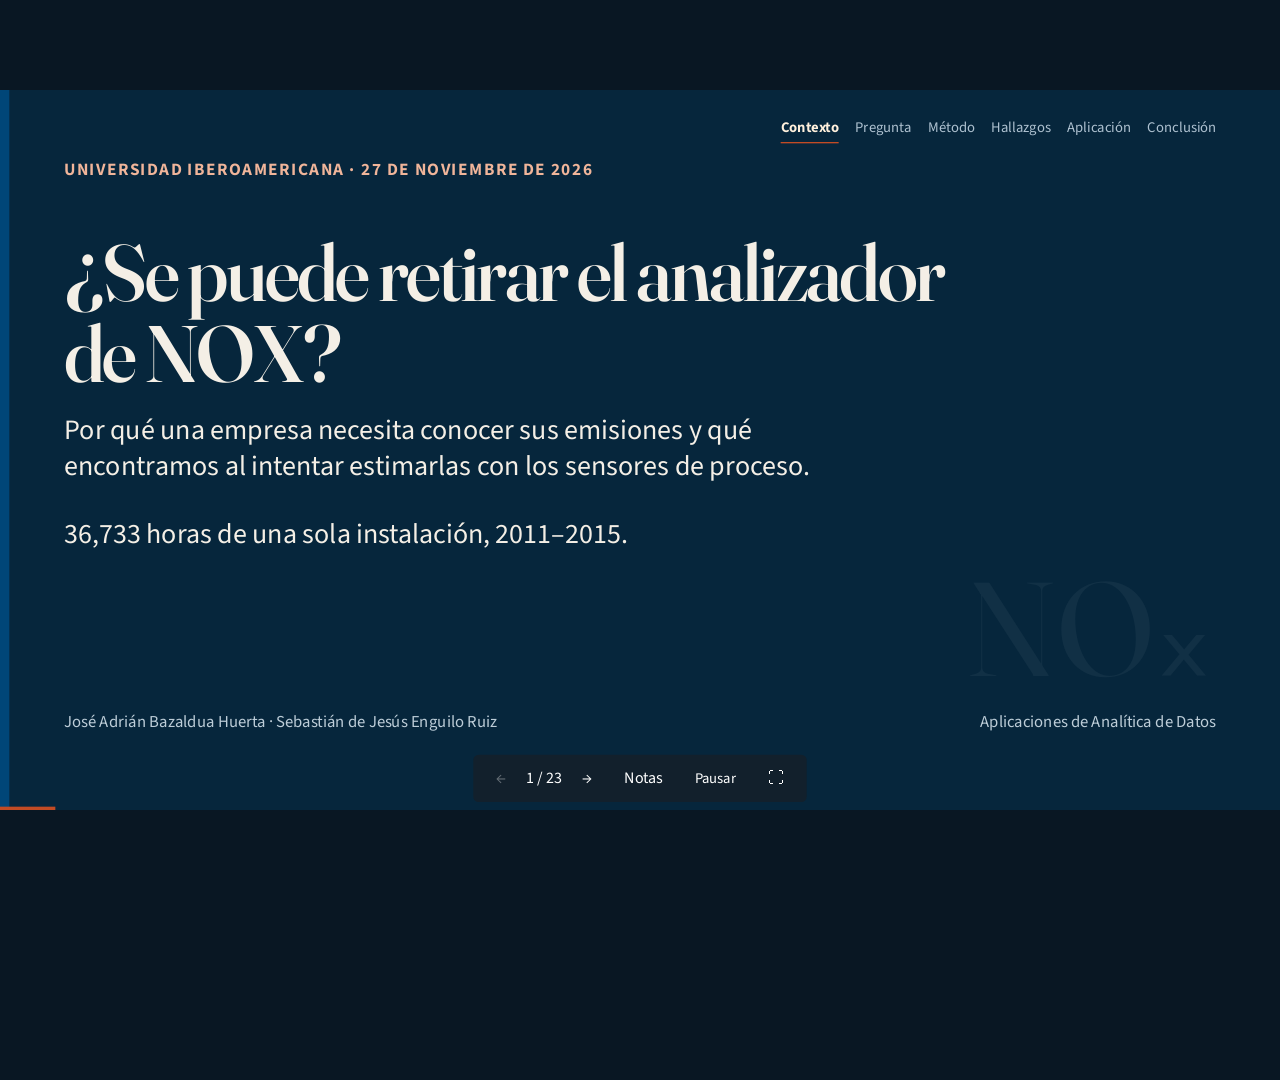
<file: docs/index.html>
<!doctype html>
<html lang="es" data-resolution="landscape">
  <head>
    <meta charset="UTF-8" />
    <meta name="viewport" content="width=device-width, initial-scale=1" />
    <title>Estimación de NOX en una turbina de gas</title>
    <link rel="preconnect" href="https://fonts.googleapis.com" />
    <link rel="preconnect" href="https://fonts.gstatic.com" crossorigin />
    <link href="https://fonts.googleapis.com/css2?family=Fraunces:opsz,wght@9..144,520;9..144,640&family=Source+Sans+3:wght@420;560;680&display=swap" rel="stylesheet" />
    <style>
      :root {
        --paper: #f4efe6;
        --ink: #14202b;
        --navy: #004678;
        --deep: #06263c;
        --heat: #c24b24;
        --line: #e3d7c6;
        --muted: #5c6b76;
        --display: "Fraunces", serif;
        --sans: "Source Sans 3", sans-serif;
      }
      * { box-sizing: border-box; margin: 0; padding: 0; }
      html, body {
        width: 1920px;
        height: 1080px;
        overflow: hidden;
        background: var(--paper);
        color: var(--ink);
        font-family: var(--sans);
      }
      .slide {
        position: absolute;
        inset: 0;
        width: 1920px;
        height: 1080px;
        padding: 72px 96px 56px;
        background: var(--paper);
        overflow: hidden;
      }
      .slide.dark {
        background: var(--deep);
        color: #f4efe6;
      }
      .bar {
        position: absolute;
        left: 0;
        top: 0;
        width: 14px;
        height: 1080px;
        background: var(--navy);
        transform-origin: top center;
      }
      .dark .bar { background: var(--heat); }
      .kicker {
        font-size: 28px;
        font-weight: 680;
        letter-spacing: 0.12em;
        text-transform: uppercase;
        color: var(--navy);
      }
      .dark .kicker { color: #f0b59a; }
      h1, h2 {
        font-family: var(--display);
        font-weight: 560;
        letter-spacing: -0.03em;
        line-height: 1.02;
        max-width: 1500px;
      }
      h1 { font-size: 92px; margin-top: 28px; }
      h2 { font-size: 68px; margin-top: 18px; }
      .lead, .point {
        font-size: 42px;
        line-height: 1.28;
        max-width: 1460px;
        margin-top: 28px;
      }
      .muted { color: var(--muted); }
      .dark .muted { color: #c9d5de; }
      .num {
        font-family: var(--display);
        font-size: 132px;
        line-height: 0.9;
        letter-spacing: -0.04em;
        color: var(--navy);
      }
      .heat { color: var(--heat); }
      .row {
        display: flex;
        gap: 48px;
        align-items: center;
        margin-top: 36px;
      }
      .col { flex: 1; min-width: 0; }
      .figure {
        width: 980px;
        height: 620px;
        object-fit: contain;
        background: #fffdf8;
        border: 1px solid var(--line);
      }
      .split { display: flex; gap: 40px; align-items: flex-start; margin-top: 28px; }
      .split .copy { width: 720px; }
      .split .figure { width: 980px; height: 640px; }
      .foot {
        position: absolute;
        left: 96px;
        right: 96px;
        bottom: 36px;
        display: flex;
        justify-content: space-between;
        font-size: 26px;
        color: var(--muted);
      }
      .dark .foot { color: #b7c6d1; }
      .chips { display: flex; gap: 18px; margin-top: 36px; }
      .chip {
        border: 1px solid var(--line);
        padding: 22px 26px;
        min-width: 280px;
        background: #fffdf8;
      }
      .chip b {
        display: block;
        font-family: var(--display);
        font-size: 48px;
        font-weight: 560;
        color: var(--navy);
        letter-spacing: -0.03em;
      }
      .chip span { display: block; margin-top: 8px; font-size: 32px; line-height: 1.2; }
      .three { display: flex; gap: 28px; margin-top: 48px; }
      .three article {
        flex: 1;
        border-top: 3px solid var(--heat);
        padding-top: 22px;
      }
      .three h3 {
        font-family: var(--display);
        font-size: 48px;
        font-weight: 560;
        margin-bottom: 12px;
      }
      .three p { font-size: 34px; line-height: 1.25; }
      .hot {
        position: absolute;
        left: 96px;
        bottom: 108px;
        font-size: 32px;
        color: var(--navy);
        border-bottom: 2px solid var(--heat);
        padding-bottom: 4px;
      }
      html { width:100%; height:100%; background:#091723; }
      body { position:absolute; left:50%; top:50%; transform:translate(-50%,-50%) scale(var(--scale,1)); transform-origin:center; }
      .slide { opacity:0; visibility:hidden; pointer-events:none; transition:opacity 240ms ease; }
      .slide.active { opacity:1; visibility:visible; pointer-events:auto; }
      .slide.active h1, .slide.active h2 { animation:enter 550ms cubic-bezier(.2,.7,.2,1) both; }
      .reveal { opacity:0; transform:translateY(20px); visibility:hidden; transition:opacity 380ms ease,transform 380ms ease; }
      .reveal.shown { opacity:1; transform:none; visibility:visible; }
      .controls { position:absolute; bottom:12px; left:50%; transform:translateX(-50%); z-index:100; display:flex; gap:12px; align-items:center; padding:8px 16px; border-radius:8px; background:#14202bf0; color:white; font:24px var(--sans); }
      button { cursor:pointer; font:inherit; border:0; color:inherit; background:transparent; padding:10px 18px; border-radius:4px; transition:background 160ms,transform 160ms; }
      button:hover { background:#ffffff22; transform:translateY(-2px); }
      button:active { transform:translateY(1px); }
      button:focus-visible { outline:3px solid #edb78c; outline-offset:3px; }
      button:disabled { opacity:.35; cursor:default; }
      .hot { font-family:var(--sans); background:transparent; border-radius:0; }
      .notes { position:absolute; inset:180px 120px 130px; z-index:90; background:var(--deep); color:var(--paper); padding:64px; font-size:42px; line-height:1.45; box-shadow:0 0 0 100px #06263cd9; }
      .notes[hidden] { display:none; }
      .progress { position:absolute; bottom:0; left:0; height:5px; background:var(--heat); transition:width 250ms; z-index:101; }
      #portada { background:var(--deep); color:var(--paper); padding-top:100px; }
      #portada .kicker { color:#f0b59a; }
      #portada h1 { max-width:1400px; font-size:120px; margin-top:75px; }
      #portada .lead { max-width:1250px; }
      #portada .foot { color:#bdcdd8; }
      #portada::after { content:'NOₓ'; position:absolute; right:100px; bottom:150px; font:200px var(--display); color:#ffffff0c; pointer-events:none; }
      .chips { gap:32px; }
      .chip { flex:1; border:0; border-top:3px solid var(--navy); background:transparent; padding:28px 0; }
      .chip span { font-size:36px; }
      .row { gap:160px; margin-top:70px; }
      .row .num { font-size:170px; }
      #fig2013 .figure { width:1680px; height:650px; }
      .split .copy { flex:0 0 650px; }
      .split .figure { flex:1; min-width:0; }
      .three p { font-size:40px; }
      @keyframes enter { from { opacity:0; transform:translateY(18px); } to { opacity:1; transform:none; } }
      @media(prefers-reduced-motion:reduce) { *,*::before,*::after { animation:none!important; transition:none!important; } }
      @media print { html,body { width:1920px; height:auto; position:static; transform:none; overflow:visible; } .slide { position:relative; opacity:1; visibility:visible; break-after:page; } .reveal { opacity:1; visibility:visible; transform:none; } .controls,.progress,.notes,.hot { display:none; } }
    </style>
    <link rel="stylesheet" href="visuals.css" />
  </head>
  <body>
    <script id="speaker-content" type="application/json">
      {
        "slides": [
          { "sceneId": "portada", "notes": "Abrir con la pregunta, no con el modelo. Decir los dos nombres y que la respuesta, al final, es no. Un minuto." },
          { "sceneId": "planta", "notes": "2 minutos. El aire pasa al compresor; el combustible aporta energía en la combustión. Los gases se expanden en la turbina y mueven un eje que acciona el compresor y el generador. El escape contiene contaminantes. Es un esquema genérico, no una reconstrucción de la instalación ni de su quemador. TIT no es la temperatura de la llama. Fuente: Department of Energy, How Gas Turbine Power Plants Work, https://www.energy.gov/hgeo/how-gas-turbine-power-plants-work" },
          { "sceneId": "nox", "notes": "1.5 minutos. NO y NO2 son las especies que agrupamos como NOX en este proyecto; no son CO2 ni N2O. Durante la combustión se favorece la formación de óxidos de nitrógeno. No deducir una ley de formación ni un tipo de quemador con estos datos. El NO2 puede irritar las vías respiratorias y los NOX contribuyen a ozono y partículas. El dato del escape no es la concentración respirada por una persona. Fuente: EPA, https://www.epa.gov/no2-pollution/basic-information-about-no2" },
          { "sceneId": "analizador", "notes": "1.5 minutos. El objetivo empresarial es comprobar las emisiones y su variación, y sustentar los reportes requeridos donde aplique. La cadena dibujada es conceptual: no contamos con la ficha del instrumento ni conocemos su principio de detección. El analizador es parte de un sistema de monitoreo, no todo el CEMS. Medimos concentración; no podemos dar kg/h sin caudal y condiciones de referencia. Fuente: EPA, https://www.epa.gov/emc/emc-continuous-emission-monitoring-systems" },
          { "sceneId": "sinanalizador", "notes": "1.5 minutos. Si no hay medición directa ni alternativa validada, una predicción continúa entregando números aunque se haya desfasado. Sin la referencia no calculamos su error real y esta regla de revisión ya no se puede evaluar. Eso dificulta comprobar cambios y sustentar cumplimiento. No afirmar una multa o paro de la planta de Turquía: no conocemos su permiso. La normativa de EPA es contexto técnico, no normativa aplicable a esta instalación." },
          { "sceneId": "problema", "notes": "1 minuto. Conectar el contexto con el estudio: calibrar y mantener consume recursos, pero no contamos con costos de esta planta. La pregunta de sustitución exige conservar el nivel en datos posteriores, además de validación técnica y aceptación normativa. No hemos demostrado ninguna equivalencia con un instrumento certificado." },
          { "sceneId": "objetivo", "notes": "1 minuto. No confundir el objetivo de comunicación con el objetivo científico. Queremos que la audiencia entienda por qué se mide NOX. El análisis compara el aporte de sensores internos, examina la estabilidad fuera del entrenamiento y delimita los usos admitidos por los resultados. Ahora pasamos al método." },
          { "sceneId": "evaluado", "fragments": [19.0, 21.6], "notes": "36,733 horas de una sola instalación. El corte es el de Kaya: 2011-2012 ajustan, 2013 compara, 2014-2015 no vuelven a entrar al ajuste. Si se mezclan, el examen ya está contaminado." },
          { "sceneId": "entra", "fragments": [27.0, 29.6], "notes": "Conjunto A es el aire. Conjunto B añade la máquina. CO y el año no entran. No es pronóstico: hace falta la carga y el aire de esa hora, y el archivo no trae reloj civil." },
          { "sceneId": "comparacion", "notes": "1.5 minutos. Menor RMSE significa menor error agregado, no un porcentaje de aciertos. Todos los modelos mostrados aquí reciben los nueve sensores. En 2013 gana el ensamble no lineal, que combina SVR, bosque y polinomio. El híbrido no gana ese año. En 2014-2015, sin reajustar los modelos, el híbrido tiene RMSE 8.612 frente a 10.480 y desfase +5.66 frente a +8.52. Por eso lo conservamos para seguimiento. Esta decisión se apoya retrospectivamente en los años posteriores; no es una nueva evaluación independiente ni demuestra estabilidad futura. El híbrido sigue desfasado y no justifica retirar el analizador. En la siguiente lámina explicamos cómo se calcula su estimación." },
          { "sceneId": "mapa", "fragments": [35.0], "notes": "Definir híbrido en una frase: promedio, no un modelo nuevo. 60, 25 y 15. En 2013 gana otro. Se usa este porque en la prueba se corre menos. Si preguntan los pesos, pulsar el recuadro de abajo.", "hotspots": [{ "id": "h-pesos", "label": "De dónde salen los pesos", "target": "pesos", "region": { "x": 5, "y": 80, "w": 30, "h": 8 } }] },
          { "sceneId": "errores", "notes": "1 minuto. Estas curvas son conceptuales, no observaciones. Pueden subir y bajar juntas y separarse en el eje vertical. Un error con signo permite ver nivel; el RMSE incorpora tanto desfase como variación. La desviación estándar de los residuales describe dispersión, no es un intervalo de predicción. Esta distinción organiza los hallazgos que siguen." },
          { "sceneId": "y2013", "fragments": [43.0], "notes": "9.34 a 7.41 es aire contra el mejor ensamble interno. Siete miligramos son cerca de la décima parte de 70. El mapa sigue el movimiento. No decir todavía que se puede retirar." },
          { "sceneId": "fig2013", "notes": "Señalar que las curvas se cruzan. Desfase es estimado menos medido. Menos 1.66 no es un hueco fijo. La dispersión de una hora es mayor que ese promedio." },
          { "sceneId": "y2014", "fragments": [59.0], "notes": "Sigue la silueta y queda arriba: 4.1 y 7.1. Firmar el mapa habría reportado más emisión de la que el analizador seguía midiendo." },
          { "sceneId": "fig2014", "notes": "Dejar la figura un momento. La línea estimada acompaña y no regresa al nivel medido. No diagnosticar daño ni mantenimiento." },
          { "sceneId": "medicion", "notes": "1.5 minutos. El cambio también aparece en la medición: no es solo un artefacto de la predicción. No implica que el modelo no tenga error ni aísla todas las condiciones. En TEY 132-136 y AT 15-20, 2011-2013 supera a 2014 por 6.92 mg/m3; IC95 por bloques: 5.38 a 8.64. Los bloques conservan parte de la dependencia temporal; el intervalo no elimina confusión por variables no medidas. TIT baja unos cinco grados. Sin bitácora no hay causa demostrada. 2015: 115 registros de esta ventana, solo descriptivo." },
          { "sceneId": "sensores", "fragments": [83.0], "notes": "GTEP y CDP cuentan la misma carga que TEY. Pueden salir. Quitar TEY sí duele. Ninguna barra de 2014 cruza cero: la reducción no cierra el desfase." },
          { "sceneId": "alarma", "fragments": [91.0, 93.6], "notes": "Deslizante: avanza un registro cada vez. No es una semana de calendario. 5.12 es el percentil 95 de 2013, no una norma. 5 por ciento, luego 37 y 61. Ahí se calibra el analizador y se mira TIT. No clasifica la turbina como dañada." },
          { "sceneId": "simula", "fragments": [99.0], "notes": "El panel derecho aísla la temperatura. 80, 69 y 56 al pasar de 10 a 28 grados. Sirve para un escenario dentro de 2011-2012. No es valor oficial de 2014 ni pronóstico." },
          { "sceneId": "decision", "fragments": [107.0], "notes": "Parar en la frase. Luego los tres usos: referencia de hora ya medida, escenario dentro del rango, alarma. El instrumento sigue en su lugar." },
          { "sceneId": "faltaria", "fragments": [115.0, 117.6], "notes": "Lo que cambiaría la decisión es una bitácora de 2014 o el costo de calibrar en esta planta. Otro algoritmo no. No citar ahorros de otros fabricantes." },
          { "sceneId": "cierre", "fragments": [123.0], "notes": "Tres frases y callar. Sensores mejoran la cuenta cuando la planta se parece. No alcanzan para firmar los años siguientes. El analizador permanece." }
        ],
        "slideSequences": [
          {
            "id": "pesos",
            "label": "De dónde salen los pesos",
            "slides": [{ "sceneId": "pesos", "notes": "Solo si preguntan. Los pesos fueron fijados en el catálogo, no se documenta una optimización. El razonamiento sobre funciones polinómicas y bosques no identifica los porcentajes óptimos ni garantiza extrapolación. RMSE 5.323 frente a 6.139 corresponde a bloques dentro de 2011-2012; no es el resultado del año 2013." }]
          }
        ]
      }
    </script>

    <div class="slide clip" id="portada" data-composition-id="portada" data-label="Portada" data-start="0" data-duration="8" data-width="1920" data-height="1080">
      <div class="bar"></div>
      <p class="kicker">Universidad Iberoamericana · 27 de noviembre de 2026</p>
      <h1>¿Se puede retirar el analizador de NOX?</h1>
      <p class="lead">Por qué una empresa necesita conocer sus emisiones y qué encontramos al intentar estimarlas con los sensores de proceso.</p>
      <p class="lead" style="margin-top:48px">36,733 horas de una sola instalación, 2011–2015.</p>
      <p class="foot"><span>José Adrián Bazaldua Huerta · Sebastián de Jesús Enguilo Ruiz</span><span>Aplicaciones de Analítica de Datos</span></p>
    </div>

    <div class="slide clip" id="planta" data-composition-id="planta" data-label="La planta" data-start="8" data-duration="8" data-width="1920" data-height="1080">
      <div class="bar"></div>
      <p class="kicker">Contexto · La máquina</p>
      <h2>Entra aire. Sale electricidad y gas de escape.</h2>
      <p class="explain">La combustión calienta el gas. Al expandirse, mueve el eje que acciona el compresor y el generador.</p>
      <svg class="diagram" viewBox="0 0 1680 450" role="img" aria-label="Esquema genérico de turbina: aire, compresor, combustión, expansión, escape y generador">
        <defs><linearGradient id="metal" x2="0" y2="1"><stop stop-color="#d1dee3"/><stop offset=".5" stop-color="#f8f5ef"/><stop offset="1" stop-color="#9aafba"/></linearGradient><linearGradient id="hot-gas"><stop stop-color="#f6c986"/><stop offset="1" stop-color="#cf7444"/></linearGradient></defs>
        <path d="M150 145H330L570 195H720V145H950L1170 190H1450V310H1170L950 360H720V310H570L330 360H150" fill="url(#metal)" stroke="#547180" stroke-width="3"/>
        <path d="M610 207H1060V294H610Z" fill="url(#hot-gas)" opacity=".6"/>
        <path d="M300 195L570 225M300 310L570 280" stroke="#7d939f" stroke-width="3"/>
        <g stroke="#658491" stroke-width="13"><path d="M355 194L375 306M410 205L430 296M465 216L485 286M520 228L540 277"/></g>
        <g stroke="#bc7547" stroke-width="15"><path d="M990 194L1010 310M1045 208L1065 297M1100 220L1120 285"/></g>
        <path d="M305 253H1275" stroke="#425b69" stroke-width="15"/>
        <path class="fire" d="M738 205Q764 159 800 205Q821 177 846 218Q872 193 903 245Q864 280 810 276Q756 272 738 247Z" fill="#c24b24"/><path class="fire" d="M755 225Q792 192 823 228Q853 209 882 245Q827 270 755 247Z" fill="#f3bc6b"/>
        <path d="M820 64V150" stroke="#c24b24" stroke-width="9"/><path d="M807 131L820 151L833 131" fill="none" stroke="#c24b24" stroke-width="5"/>
        <text x="730" y="42">Combustible</text>
        <g fill="none" stroke="#3289a2" stroke-width="5" class="flow"><path d="M0 213H270"/><path d="M0 285H270"/></g>
        <g fill="none" stroke="#c24b24" stroke-width="5" class="flow"><path d="M1160 214H1660"/><path d="M1160 287H1660"/></g>
        <rect x="1275" y="330" width="180" height="80" rx="12" fill="#004678"/>
        <path d="M1250 253V370H1275" fill="none" stroke="#425b69" stroke-width="8"/>
        <g class="rotor" stroke="#f4efe6" stroke-width="4"><circle cx="1320" cy="370" r="24" fill="none"/><path d="M1298 370H1342M1320 348V392"/></g>
        <text x="1360" y="383" style="fill:white;font-size:28px">MW</text>
        <text x="35" y="127">Aire</text><text x="330" y="112">Compresor</text><text x="715" y="407">Combustión</text><text x="1000" y="140">Turbina</text><text x="1470" y="168">Escape</text>
        <path d="M1535 245V55H1470" stroke="#004678" stroke-width="5" fill="none"/>
        <circle cx="1535" cy="245" r="8" fill="#004678"/>
        <rect x="1290" y="15" width="180" height="70" rx="8" fill="#06263c"/>
        <text x="1320" y="62" style="fill:#f4efe6;font-size:36px">NOX</text><text x="1280" y="118" class="label">Analizador</text>
        <text x="1280" y="443" class="label">Generador</text><text x="1470" y="340" class="label">Incluye NO y NO₂</text>
      </svg>
      <p class="explain reveal r1">Los sensores describen cómo trabaja la máquina. El analizador mide la concentración de NOX en el escape.</p>
      <p class="foot"><span>Esquema genérico de funcionamiento</span><span>Fuente técnica: Department of Energy</span></p>
    </div>

    <section class="slide" id="nox" aria-labelledby="title-nox">
      <div class="bar"></div><p class="kicker">Contexto · El contaminante</p>
      <h2 id="title-nox">NOX es el conjunto de óxidos de nitrógeno que vigilamos.</h2>
      <div class="visual-grid">
        <div>
          <div class="molecules" role="img" aria-label="Monóxido de nitrógeno, un nitrógeno y un oxígeno; dióxido de nitrógeno, un nitrógeno y dos oxígenos">
            <svg class="molecule" viewBox="0 0 320 250"><path class="bond" d="M100 125H220"/><circle class="atom-n" cx="100" cy="125" r="50"/><circle class="atom-o" cx="220" cy="125" r="50"/><text x="100" y="125">N</text><text x="220" y="125">O</text></svg>
            <svg class="molecule" viewBox="0 0 320 250"><path class="bond" d="M75 165L160 85L245 165"/><circle class="atom-o" cx="75" cy="165" r="43"/><circle class="atom-n" cx="160" cy="85" r="46"/><circle class="atom-o" cx="245" cy="165" r="43"/><text x="75" y="165">O</text><text x="160" y="85">N</text><text x="245" y="165">O</text></svg>
          </div>
          <p class="formula">NO + NO₂ <small>en este proyecto</small></p>
        </div>
        <div>
          <h3>Se generan en la combustión.</h3>
          <p>A altas temperaturas, el nitrógeno y el oxígeno pueden reaccionar. El escape transporta los gases resultantes.</p>
          <div class="reveal r1"><h3 style="margin-top:30px">Importan fuera de la planta.</h3><p>El NO₂ irrita las vías respiratorias. Los NOX contribuyen a formar ozono y partículas en la atmósfera.</p></div>
        </div>
      </div>
      <p class="source-note">La concentración del escape no es la exposición de una persona: la dispersión atmosférica queda fuera de este estudio.</p>
      <p class="foot"><span>NO: monóxido · NO₂: dióxido</span><span>EPA · Información básica sobre NO₂</span></p>
    </section>

    <section class="slide" id="analizador" aria-labelledby="title-analizador">
      <div class="bar"></div><p class="kicker">Contexto · Medir para decidir</p>
      <h2 id="title-analizador">La empresa necesita conocer la emisión, no solo la carga.</h2>
      <p class="explain">Producir la misma electricidad no garantiza la misma concentración de NOX. La medición permite comprobar qué sale del escape.</p>
      <div class="pathway" role="img" aria-label="Recorrido conceptual de una medición extractiva: muestra de escape, analizador y registro">
        <div class="station"><strong>Escape</strong><p>Una sonda toma una muestra del gas.</p></div><span class="connector" aria-hidden="true">→</span>
        <div class="station"><strong>Analizador</strong><p>Determina la concentración de NOX.</p></div><span class="connector" aria-hidden="true">→</span>
        <div class="station"><strong>Registro</strong><p>Permite comparar medición, operación y requisitos aplicables.</p></div>
      </div>
      <div class="screen reveal r1"><svg class="signal" viewBox="0 0 160 70" aria-hidden="true"><path class="flow" d="M0 40H25L40 15L60 60L90 25L110 40H160" stroke="#f0b59a" stroke-width="4" fill="none"/></svg><strong>mg/m³</strong><p>Miligramos de NOX por volumen de gas. El dataset no permite convertir este dato, por sí solo, en kilogramos emitidos por hora.</p></div>
      <p class="foot"><span>Cadena de medición conceptual</span><span>EPA · Sistemas de monitoreo continuo</span></p>
    </section>

    <section class="slide" id="sinanalizador" aria-labelledby="title-sinanalizador">
      <div class="bar"></div><p class="kicker">Contexto · La pérdida de información</p>
      <h2 id="title-sinanalizador">Sin referencia, un modelo puede equivocarse sin que lo sepamos.</h2>
      <div class="compare">
        <article><h3>Medición + estimación</h3><div class="evidence"><span class="dot"></span>Conocemos el valor medido.</div><div class="evidence"><span class="dot"></span>Calculamos la diferencia.</div><div class="evidence"><span class="dot"></span>Detectamos un desfase persistente.</div></article>
        <article><h3>Solo estimación</h3><div class="evidence missing"><span class="dot"></span>La pantalla sigue dando un número.</div><div class="evidence missing"><span class="dot"></span>No sabemos su error en esa hora.</div><div class="evidence missing"><span class="dot"></span>Un cambio puede pasar inadvertido.</div></article>
      </div>
      <p class="explain reveal r1">Medir ayuda a seguir cambios y a sustentar reportes de emisiones. Un método alternativo necesita validación y, cuando corresponda, autorización.</p>
      <p class="source-note">No contamos con el permiso ambiental de esta planta turca. No afirmamos multas, cierres ni una obligación específica de usar este instrumento.</p>
      <p class="foot"><span>Retirar el instrumento no elimina las emisiones</span><span>El riesgo es perder su comprobación</span></p>
    </section>

    <section class="slide" id="problema" aria-labelledby="title-problema">
      <div class="bar"></div><p class="kicker">Planteamiento · De la necesidad a la pregunta</p>
      <h2 id="title-problema">¿Los sensores existentes permiten sustituir al analizador?</h2>
      <p class="explain">El analizador requiere calibración y mantenimiento. Una estimación con sensores ya instalados sería atractiva si mantuviera su precisión en años posteriores.</p>
      <div class="decision-path">
        <div class="choice"><p class="tag">Si el nivel se mantiene</p><h3>Evaluar la sustitución</h3><p>Habría que validar el método, su aceptación regulatoria y sus costos.</p></div>
        <div class="arrow" aria-hidden="true">↔</div>
        <div class="choice"><p class="tag">Si el nivel cambia</p><h3>Conservar la medición</h3><p>Usar el modelo como referencia y revisar la separación entre ambos.</p></div>
      </div>
      <p class="explain reveal r1">Nuestro problema no es conseguir una curva parecida: es saber si la estimación conserva el nivel de NOX.</p>
      <p class="foot"><span>Pregunta del proyecto</span><span>No hay costos de esta instalación en los archivos</span></p>
    </section>

    <section class="slide" id="objetivo" aria-labelledby="title-objetivo">
      <div class="bar"></div><p class="kicker">Objetivo · Qué debe demostrar el análisis</p>
      <h2 id="title-objetivo">Decidir hasta dónde puede usarse la estimación.</h2>
      <div class="objective-row">
        <article><span class="number">01</span><h3>Comparar</h3><p>¿Añadir sensores internos mejora el cálculo frente a usar solo el aire de admisión?</p></article>
        <article><span class="number">02</span><h3>Comprobar</h3><p>¿El modelo conserva el nivel en años que no participaron en el entrenamiento?</p></article>
        <article><span class="number">03</span><h3>Delimitar</h3><p>¿Cuándo sirve como referencia, simulación o señal de revisión?</p></article>
      </div>
      <div class="screen reveal r1"><strong>La prueba</strong><p>Aprender con los primeros años y confrontar la estimación con el analizador en los siguientes.</p></div>
      <p class="foot"><span>Objetivo del estudio</span><span>A continuación: cómo se hizo</span></p>
    </section>

    <section class="slide" id="errores" aria-labelledby="title-errores">
      <div class="bar"></div><p class="kicker">Método · Cómo leer los resultados</p>
      <h2 id="title-errores">Seguir la curva y acertar el nivel son cosas distintas.</h2>
      <svg class="metric-visual" viewBox="0 0 1680 330" role="img" aria-label="Diagrama conceptual: dos curvas de forma similar pueden estar separadas verticalmente">
        <path d="M80 25V270H1600" stroke="#7e929e" stroke-width="3" fill="none"/>
        <path d="M100 215C230 215 230 110 370 110S510 230 650 230S810 110 950 110S1100 200 1260 200S1450 155 1550 155" stroke="#004678" stroke-width="8" fill="none"/>
        <path d="M100 145C230 145 230 40 370 40S510 160 650 160S810 40 950 40S1100 130 1260 130S1450 85 1550 85" stroke="#c24b24" stroke-width="8" stroke-dasharray="17 10" fill="none"/>
        <path d="M650 164V225M630 164H670M630 225H670" stroke="#c24b24" stroke-width="4"/>
        <text x="690" y="198">Desfase positivo</text><text x="1030" y="310">Orden de los registros →</text>
      </svg>
      <div class="three"><article><h3>Desfase</h3><p>Estimado menos medido. Positivo: el modelo queda arriba.</p></article><article><h3>RMSE</h3><p>Resume la magnitud del error y penaliza más los errores grandes.</p></article><article><h3>Dispersión</h3><p>Los errores de cada hora varían alrededor del desfase medio.</p></article></div>
      <p class="foot"><span>Azul: medición · Naranja: estimación</span><span>Esquema conceptual, no datos de la planta</span></p>
    </section>

    <div class="slide clip" id="evaluado" data-composition-id="evaluado" data-label="Qué se evaluó" data-start="16" data-duration="8" data-width="1920" data-height="1080">
      <div class="bar"></div>
      <p class="kicker">Método · La separación temporal</p>
      <h2>36,733 horas, sin mezclar los años.</h2>
      <div class="chips">
        <div class="chip reveal r1"><b>2011–2012</b><span>Aquí se ajusta el mapa. 15,039 horas.</span></div>
        <div class="chip reveal r1"><b>2013</b><span>Aquí se comparan modelos. 7,152 horas.</span></div>
        <div class="chip reveal r1"><b>2014–2015</b><span>14,542 horas para comprobar el comportamiento posterior.</span></div>
      </div>
      <div class="timeline" aria-hidden="true"></div>
      <p class="lead reveal r2">Se congelan los ajustes de 2011–2012. Los años posteriores permiten observar si el nivel se mantiene.</p>
      <p class="explain">La selección del híbrido para seguimiento es retrospectiva: su menor error posterior no constituye una nueva prueba independiente.</p>
      <p class="foot"><span>Una instalación de Turquía, cinco archivos</span><span>Fuente: Kaya et al. y UCI</span></p>
    </div>

    <div class="slide clip" id="entra" data-composition-id="entra" data-label="Qué entra" data-start="24" data-duration="8" data-width="1920" data-height="1080">
      <div class="bar"></div>
      <p class="kicker">Método · Las entradas</p>
      <h2>Estimamos NOX con condiciones de esa misma hora.</h2>
      <div class="signal-lanes">
        <div class="sensor-box"><h3>Aire de admisión</h3><p>Temperatura · AT<br>Presión · AP<br>Humedad · AH</p></div>
        <div class="sensor-lines" aria-hidden="true"><div class="pulse-line"></div><div class="pulse-line"></div><div class="pulse-line"></div></div>
        <div class="sensor-box output"><h3>Modelo</h3><p>Estimación paralela de NOX en mg/m³</p></div>
      </div>
      <div class="screen reveal r1"><strong>+ La máquina</strong><p>Filtro, presión de escape y del compresor, temperaturas de entrada y salida, y energía producida. Son los seis sensores internos.</p></div>
      <p class="explain reveal r2">CO, NOX y año no son entradas. Sin las condiciones de una hora futura, esto no es un pronóstico.</p>
      <p class="foot"><span>03</span><span>Misma hora, no hora futura</span></p>
    </div>

    <section class="slide" id="comparacion" aria-labelledby="title-comparacion">
      <div class="bar"></div><p class="kicker">Método · Comparación de modelos</p>
      <h2 id="title-comparacion">El híbrido no ganó 2013; se desfasó menos después.</h2>
      <p class="explain">Comparamos regresiones, SVR y bosques con los mismos nueve sensores. Menor RMSE significa menor error respecto al analizador.</p>
      <div class="comparison-grid">
        <div><h3>Validación · 2013</h3>
          <table class="comparison-table"><thead><tr><th scope="col">Modelo</th><th scope="col">RMSE</th></tr></thead><tbody>
            <tr class="best-model"><th scope="row">Ensamble no lineal</th><td>7.41</td></tr>
            <tr><th scope="row">SVR</th><td>7.50</td></tr>
            <tr><th scope="row">Bosque aleatorio</th><td>7.53</td></tr>
            <tr><th scope="row">Polinomio + Ridge</th><td>7.66</td></tr>
            <tr class="hybrid-model"><th scope="row">Ensamble híbrido</th><td>7.76</td></tr>
            <tr><th scope="row">Regresión lineal</th><td>10.63</td></tr>
          </tbody></table>
        </div>
        <div class="reveal r1"><h3>Prueba conjunta · 2014–2015</h3>
          <table class="comparison-table"><thead><tr><th scope="col">Ensamble</th><th scope="col">RMSE</th><th scope="col">Desfase</th></tr></thead><tbody>
            <tr><th scope="row">No lineal</th><td>10.48</td><td>+8.52</td></tr>
            <tr class="hybrid-model"><th scope="row">Híbrido</th><td>8.61</td><td>+5.66</td></tr>
          </tbody></table>
          <div class="comparison-verdict"><strong>Por eso se usa para seguimiento.</strong><p>En estos años reduce tanto el error como la sobreestimación. Aun así, queda por encima del valor medido.</p></div>
        </div>
      </div>
      <p class="source-note">Elección retrospectiva, sin garantía de desempeño futuro. RMSE y desfase en mg/m³.</p>
      <p class="foot"><span>Reporte del proyecto · Valores redondeados</span><span>A continuación: cómo funciona el híbrido</span></p>
    </section>

    <div class="slide clip" id="mapa" data-composition-id="mapa" data-label="El mapa" data-start="32" data-duration="8" data-width="1920" data-height="1080">
      <div class="bar"></div>
      <p class="kicker">Método · El ensamble híbrido</p>
      <h2>Tres modelos combinan sus estimaciones.</h2>
      <p class="explain">Cada modelo calcula el NOX de la misma hora. El híbrido combina esas tres respuestas en un promedio ponderado.</p>
      <div class="model-merge">
        <div class="lanes"><div class="model-lane"><span>Polinomio + Ridge<small>Representa curvaturas e interacciones.</small></span><strong>60 %</strong></div><div class="model-lane"><span>Bosque aleatorio<small>Promedia muchos árboles de decisión.</small></span><strong>25 %</strong></div><div class="model-lane"><span>Regresión Ridge<small>Ajusta una relación lineal regularizada.</small></span><strong>15 %</strong></div></div>
        <div class="sum" aria-hidden="true">→</div><div class="output"><strong>Una estimación</strong>0.60 × polinomio<br>+ 0.25 × bosque<br>+ 0.15 × Ridge<br><small>Promedio de predicciones, no de sensores.</small></div>
      </div>
      <p class="explain reveal r1">Combina patrones lineales y no lineales. Los pesos son fijos.</p>
      <button class="hot" type="button" id="open-detail">Ver el criterio de los pesos ↗</button>
      <p class="foot"><span>04</span><span>Ajustado solo con 2011 y 2012</span></p>
    </div>

    <div class="slide clip" id="y2013" data-composition-id="y2013" data-label="2013" data-start="40" data-duration="8" data-width="1920" data-height="1080">
      <div class="bar"></div>
      <p class="kicker">Hallazgos · Primera pregunta</p>
      <h2>Pasar del aire a los sensores internos baja el error.</h2>
      <div class="row">
        <div>
          <p class="num">9.34</p>
          <p class="lead" style="margin-top:12px">mg/m³ con solo aire</p>
        </div>
        <div>
          <p class="num heat">7.41</p>
          <p class="lead" style="margin-top:12px">mg/m³ con sensores internos</p>
        </div>
      </div>
      <div class="error-bars"><span>Solo aire · mejor modelo</span><div class="track"><div class="fill" style="width:93.4%"></div></div><span>9.34 mg/m³</span></div>
      <div class="error-bars"><span>Aire + sensores internos</span><div class="track"><div class="fill heat-fill" style="width:74.1%"></div></div><span>7.41 mg/m³</span></div>
      <p class="explain reveal r1">Los sensores internos reducen el RMSE cerca de 21 %. El NOX medio ronda 70 mg/m³: el error sigue siendo aproximadamente una décima parte de ese nivel.</p>
      <p class="foot"><span>05</span><span>2013, antes de que cambie el nivel</span></p>
    </div>

    <div class="slide clip" id="fig2013" data-composition-id="fig2013" data-label="Figura 2013" data-start="48" data-duration="8" data-width="1920" data-height="1080">
      <div class="bar"></div>
      <p class="kicker">Hallazgos · Referencia de 2013</p>
      <h2>El estimado queda 1.66 mg/m³ por debajo, y las curvas se cruzan.</h2>
      <div class="split">
        <img id="fig-2013" class="figure clip" data-start="0" data-duration="8" src="assets/figuras/offset_hibrido_2013.png" alt="NOX medido y estimado en 2013, con promedio móvil de 168 registros" />
      </div>
      <p class="foot"><span>Desfase: estimado − medido</span><span>Dispersión de residuales en 2013: 7.58 mg/m³</span></p>
    </div>

    <div class="slide clip" id="y2014" data-composition-id="y2014" data-label="2014 y 2015" data-start="56" data-duration="8" data-width="1920" data-height="1080">
      <div class="bar"></div>
      <p class="kicker">Hallazgos · Segunda pregunta</p>
      <h2>El mapa sigue el movimiento y se queda arriba.</h2>
      <div class="row">
        <div>
          <p class="num heat">+4.1</p>
          <p class="lead" style="margin-top:12px">mg/m³ en 2014</p>
        </div>
        <div>
          <p class="num heat">+7.1</p>
          <p class="lead" style="margin-top:12px">mg/m³ en 2015</p>
        </div>
      </div>
      <svg class="offset-drawing" viewBox="0 0 1680 200" role="img" aria-label="Esquema de dos curvas que se mueven juntas pero están separadas verticalmente"><path d="M30 150C180 150 180 75 340 75S520 160 680 160S850 80 1030 80S1200 140 1380 140H1610" stroke="#004678" stroke-width="7" fill="none"/><path d="M30 85C180 85 180 10 340 10S520 95 680 95S850 15 1030 15S1200 75 1380 75H1610" stroke="#c24b24" stroke-width="7" stroke-dasharray="15 12" fill="none"/><text x="1260" y="193">Esquema del desfase</text></svg>
      <p class="explain reveal r1">Sin el analizador, no habríamos podido comprobar este error. Sustituir su lectura por la estimación habría reportado una concentración mayor que la medida.</p>
      <p class="foot"><span>07</span><span>Misma curva, nivel corrido</span></p>
    </div>

    <div class="slide clip" id="fig2014" data-composition-id="fig2014" data-label="Figura 2014-2015" data-start="64" data-duration="8" data-width="1920" data-height="1080">
      <div class="bar"></div>
      <p class="kicker">Hallazgos · Seguimiento posterior</p>
      <h2>La silueta se conserva. El nivel no regresa.</h2>
      <img id="fig-2014" class="figure clip" data-start="0" data-duration="8" src="assets/figuras/offset_hibrido_2014_2015.png" alt="NOX medido y estimado en 2014 y 2015. El estimado queda por encima." style="width:1680px;height:640px;margin-top:24px" />
      <p class="foot"><span>08</span><span>Promedio móvil deslizante de 168 registros</span></p>
    </div>

    <div class="slide clip" id="medicion" data-composition-id="medicion" data-label="La medición" data-start="72" data-duration="8" data-width="1920" data-height="1080">
      <div class="bar"></div>
      <p class="kicker">Hallazgos · El cambio también está en la medición</p>
      <h2>Con carga y clima parecidos, el NOX medido baja.</h2>
      <div class="split">
        <div class="copy">
          <p class="lead">TEY de 132 a 136 MWh. AT de 15 a 20 °C.</p>
          <p class="num heat" style="font-size:96px;margin-top:18px">6.92</p>
          <p class="lead">mg/m³ menos en 2014 que en 2011–2013. El intervalo, de 5.38 a 8.64, no incluye el cero.</p>
          <p class="lead reveal r1">TIT baja unos cinco grados. El archivo no dice la causa. 2015 tiene 115 horas y no entra a este contraste.</p>
        </div>
        <img id="fig-fija" class="figure clip" data-start="0" data-duration="8" src="assets/figuras/nox_condicion_fija.png" alt="NOX y TIT en horas de carga y clima parecidos, por año" />
      </div>
      <p class="foot"><span>09</span><span>La baja está en el analizador</span></p>
    </div>

    <div class="slide clip" id="sensores" data-composition-id="sensores" data-label="Sensores" data-start="80" data-duration="8" data-width="1920" data-height="1080">
      <div class="bar"></div>
      <p class="kicker">Hallazgos · Redundancia de sensores</p>
      <h2>El modelo puede omitir dos presiones si conserva TEY.</h2>
      <img id="fig-sensores" class="figure clip" data-start="0" data-duration="8" src="assets/figuras/reduccion_sensores.png" alt="Error y desfase al quitar sensores redundantes" style="width:1680px;height:520px;margin-top:16px" />
      <p class="explain reveal r1">GTEP y CDP aportan poca mejora adicional cuando TEY describe la carga. Quitar TEY aumenta el error. Ninguna reducción elimina el desfase de 2014.</p>
      <p class="foot"><span>Reducción de entradas del modelo</span><span>No es una recomendación de retirar sensores físicos</span></p>
    </div>

    <div class="slide clip" id="alarma" data-composition-id="alarma" data-label="Alarma" data-start="88" data-duration="8" data-width="1920" data-height="1080">
      <div class="bar"></div>
      <p class="kicker">Aplicación · Convertir el hallazgo en una regla</p>
      <h2>Una hora suelta no dispara la revisión.</h2>
      <p class="explain">Se promedia el desfase de los últimos <strong>168 registros</strong>. La ventana avanza una posición cada vez.</p>
      <div class="window-track" role="img" aria-label="Esquema de una ventana que se desplaza sobre una secuencia de registros; no representa valores reales de NOX">
        <span class="sample-bar"></span><span class="sample-bar"></span><span class="sample-bar"></span><span class="sample-bar"></span><span class="sample-bar"></span><span class="sample-bar"></span><span class="sample-bar"></span><span class="sample-bar"></span><span class="sample-bar"></span><span class="sample-bar"></span><span class="sample-bar"></span><span class="sample-bar"></span><span class="sample-bar"></span><span class="sample-bar"></span><span class="sample-bar"></span><span class="sample-bar"></span><span class="sample-bar"></span><span class="sample-bar"></span><span class="sample-bar"></span><span class="sample-bar"></span><span class="sample-bar"></span><span class="sample-bar"></span><span class="sample-bar"></span><span class="sample-bar"></span><span class="moving-window"></span>
      </div>
      <div class="window-key"><span>Ventana deslizante, esquema</span><strong>Promedio &gt; 5.12 mg/m³ → revisión</strong></div>
      <p class="explain reveal r1">El corte es el percentil 95 de 2013. Estas son las proporciones de ventanas que lo superan:</p>
      <div class="chips">
        <div class="chip"><b>5 %</b><span>2013. Escaso por construcción.</span></div>
        <div class="chip"><b>37 %</b><span>2014. Cerca de cuatro de cada diez.</span></div>
        <div class="chip"><b>61 %</b><span>2015. Cerca de tres de cada cinco.</span></div>
      </div>
      <p class="explain reveal r2">Se revisan calibración y operación. La marca no identifica una falla ni exige que cada uno de los 168 registros supere el corte.</p>
      <p class="foot"><span>No es una semana de calendario verificada</span><span>La regla necesita que el analizador siga midiendo</span></p>
    </div>

    <div class="slide clip" id="simula" data-composition-id="simula" data-label="Simulación" data-start="96" data-duration="8" data-width="1920" data-height="1080">
      <div class="bar"></div>
      <p class="kicker">Aplicación · Simulación acotada</p>
      <h2>Un escenario dentro de 2011–2012. No un valor oficial.</h2>
      <div class="split">
        <img id="fig-sim" class="figure clip" data-start="0" data-duration="8" src="assets/figuras/simulacion_escenarios.png" alt="NOX estimado al cambiar la temperatura de admisión con la carga fija" />
        <div class="copy">
          <p class="lead">Con la carga nominal fija, a 10 °C el mapa estima 80 mg/m³. A 18 °C, 69. A 28 °C, 56.</p>
          <p class="lead reveal r1">Aire más caliente, menos NOX. Es la misma dirección que en el entrenamiento. No pronostica una hora sin medir.</p>
        </div>
      </div>
      <p class="foot"><span>Solo AT cambia en el panel derecho</span><span>Estar dentro de rangos no prueba causalidad</span></p>
    </div>

    <div class="slide dark clip" id="decision" data-composition-id="decision" data-label="Decisión" data-start="104" data-duration="8" data-width="1920" data-height="1080">
      <div class="bar"></div>
      <p class="kicker">Conclusión · La evidencia conduce a la decisión</p>
      <h2 style="font-size:88px">No se retira el analizador.</h2>
      <div class="conclusion-proof"><span><strong>El error baja</strong>Los sensores internos ayudan en 2013.</span><span><strong>El nivel cambia</strong>En 2014–2015 la estimación queda arriba.</span><span><strong>Hace falta comparar</strong>Sin medición no conocemos ese desfase.</span></div>
      <div class="three">
        <article class="reveal r1"><h3>Referencia</h3><p>El NOX de una hora ya medida, mientras la planta se parezca a 2011 y 2012.</p></article>
        <article class="reveal r1"><h3>Escenario</h3><p>Hacia dónde se mueve el gas si las condiciones caben en ese rango.</p></article>
        <article class="reveal r1"><h3>Alarma</h3><p>Cuándo el estimado y el analizador dejan de contar la misma historia.</p></article>
      </div>
      <p class="foot"><span>13</span><span>El instrumento sigue midiendo</span></p>
    </div>

    <div class="slide clip" id="faltaria" data-composition-id="faltaria" data-label="Qué faltaría" data-start="112" data-duration="8" data-width="1920" data-height="1080">
      <div class="bar"></div>
      <p class="kicker">Conclusión · Valor y evidencia faltante</p>
      <h2>El valor demostrado es la comparación, no un ahorro calculado.</h2>
      <div class="compare"><article><h3>Lo que sí aporta</h3><p>Una referencia paralela, escenarios acotados y una regla para señalar cuándo revisar.</p><p>No es una alarma predictiva de falla: se activa al observar una separación.</p></article><article><h3>Lo que falta comprobar</h3><p>La causa del cambio, los costos locales y la validación de cualquier alternativa de monitoreo.</p><p>El archivo no contiene bitácora ni precios de calibración.</p></article></div>
      <p class="explain reveal r1">Cambiar de algoritmo, por sí solo, no demuestra que pueda sustituirse el instrumento.</p>
      <p class="foot"><span>Sin costos no hay retorno económico cuantificado</span><span>Sin bitácora no hay causa identificada</span></p>
    </div>

    <div class="slide clip" id="cierre" data-composition-id="cierre" data-label="Cierre" data-start="120" data-duration="8" data-width="1920" data-height="1080">
      <div class="bar"></div>
      <p class="kicker">Cierre · Del problema al hallazgo</p>
      <h2>Los sensores mejoran la cuenta cuando la planta se parece.</h2>
      <p class="lead reveal r1">No alcanzan para firmar los años siguientes.</p>
      <p class="lead" style="margin-top:48px">El analizador permanece. El mapa es respaldo y alerta.</p>
      <div class="source-links" aria-label="Fuentes del contexto y del estudio"><a href="https://www.epa.gov/no2-pollution/basic-information-about-no2" target="_blank" rel="noopener">NO₂ y salud · EPA ↗</a><a href="https://www.epa.gov/emc/emc-continuous-emission-monitoring-systems" target="_blank" rel="noopener">Monitoreo · EPA ↗</a><a href="https://www.energy.gov/hgeo/how-gas-turbine-power-plants-work" target="_blank" rel="noopener">Turbinas · DOE ↗</a><a href="https://doi.org/10.3906/elk-1807-87" target="_blank" rel="noopener">Datos · Kaya et al. ↗</a></div>
      <p class="source-note">Contexto ambiental y técnico: EPA y DOE. Hallazgos: análisis de los archivos UCI. Las fuentes estadounidenses no establecen la normativa aplicable a esta planta.</p>
      <p class="foot"><span>José Adrián Bazaldua Huerta · Sebastián de Jesús Enguilo Ruiz</span><span>27 de noviembre de 2026</span></p>
    </div>

    <div class="slide clip" id="pesos" data-composition-id="pesos" data-label="Pesos" data-start="128" data-duration="8" data-width="1920" data-height="1080">
      <div class="bar"></div>
      <p class="kicker">Si preguntan</p>
      <h2>Los pesos no salen de una búsqueda sobre 2013.</h2>
      <p class="lead">Son valores fijos del catálogo de modelos. No se documentó una optimización de los porcentajes: 60 % polinomio, 25 % bosque y 15 % Ridge.</p>
      <p class="lead">En validación temporal dentro de 2011–2012, el híbrido obtuvo RMSE de 5.323 mg/m³ y el bosque, 6.139. Esa comparación evalúa la configuración; no demuestra que los pesos sean óptimos.</p>
      <p class="explain">Dar más peso a una función polinómica tampoco garantiza estimaciones válidas fuera de las condiciones observadas.</p>
      <button class="hot" type="button" id="close-detail">← Volver al mapa</button>
      <p class="foot"><span>Anexo</span><span>Esc para volver</span></p>
    </div>

    <nav class="phase-nav" aria-label="Fases de la exposición"><span data-phase="Contexto">Contexto</span><span data-phase="Pregunta">Pregunta</span><span data-phase="Método">Método</span><span data-phase="Hallazgos">Hallazgos</span><span data-phase="Aplicación">Aplicación</span><span data-phase="Conclusión">Conclusión</span></nav>
    <aside class="notes" id="notes" hidden aria-label="Notas del expositor"></aside>
    <nav class="controls" aria-label="Controles de presentación">
      <button id="prev" aria-label="Diapositiva anterior">←</button>
      <span id="counter" aria-live="polite"></span>
      <button id="next" aria-label="Avanzar o revelar contenido">→</button>
      <button id="note-button" aria-label="Mostrar notas (N)">Notas</button>
      <button id="motion-toggle" aria-label="Pausar animaciones" aria-pressed="false">Pausar</button>
      <button id="fullscreen" aria-label="Pantalla completa (F)">⛶</button>
    </nav>
    <div id="progress" class="progress"></div>
    <script>
      const content = JSON.parse(document.getElementById('speaker-content').textContent);
      const slides = content.slides.map(item => document.getElementById(item.sceneId));
      const detail = document.getElementById('pesos');
      let index = 0, step = 0, inDetail = false;
      const notes = document.getElementById('notes');
      const phases = {
        portada:'Contexto',planta:'Contexto',nox:'Contexto',analizador:'Contexto',sinanalizador:'Contexto',
        problema:'Pregunta',objetivo:'Pregunta',evaluado:'Método',entra:'Método',comparacion:'Método',mapa:'Método',errores:'Método',
        y2013:'Hallazgos',fig2013:'Hallazgos',y2014:'Hallazgos',fig2014:'Hallazgos',medicion:'Hallazgos',sensores:'Hallazgos',
        alarma:'Aplicación',simula:'Aplicación',decision:'Conclusión',faltaria:'Conclusión',cierre:'Conclusión'
      };
      function groups(slide) {
        return ['r1','r2'].map(cls => [...slide.querySelectorAll('.'+cls)]).filter(items => items.length);
      }
      function paint() {
        document.querySelectorAll('.slide').forEach(slide => {
          const active = slide === (inDetail ? detail : slides[index]);
          slide.classList.toggle('active', active);
          slide.inert = !active;
          slide.setAttribute('aria-hidden', String(!active));
        });
        groups(slides[index]).forEach((items, i) => items.forEach(item => item.classList.toggle('shown', i < step)));
        document.body.classList.toggle('dark-slide', (inDetail ? detail : slides[index]).classList.contains('dark') || slides[index].id==='portada' && !inDetail);
        document.querySelectorAll('[data-phase]').forEach(item=>{
          const current=item.dataset.phase===phases[slides[index].id];
          item.classList.toggle('current',current);
          if(current) item.setAttribute('aria-current','step'); else item.removeAttribute('aria-current');
        });
        document.getElementById('counter').textContent = inDetail ? 'Anexo' : `${index+1} / ${slides.length}`;
        document.getElementById('progress').style.width = `${(index+1)/slides.length*100}%`;
        notes.textContent = inDetail ? content.slideSequences[0].slides[0].notes : content.slides[index].notes;
        document.getElementById('prev').disabled = !inDetail && index===0 && step===0;
        document.getElementById('next').disabled = !inDetail && index===slides.length-1 && step===groups(slides[index]).length;
        if (!inDetail) history.replaceState(null,'','#'+slides[index].id);
      }
      function next() {
        if (inDetail) { inDetail=false; paint(); return; }
        if (step<groups(slides[index]).length) step++;
        else if(index<slides.length-1) { index++; step=0; }
        paint();
      }
      function prev() {
        if(inDetail) inDetail=false;
        else if(step>0) step--;
        else if(index>0) { index--; step=groups(slides[index]).length; }
        paint();
      }
      function fit() { document.documentElement.style.setProperty('--scale',Math.min(innerWidth/1920,innerHeight/1080)); }
      function toggleNotes() { notes.hidden=!notes.hidden; }
      function fullscreen() {
        if(document.fullscreenElement) document.exitFullscreen();
        else document.documentElement.requestFullscreen().catch(()=>{});
      }
      document.getElementById('next').onclick=next;
      document.getElementById('prev').onclick=prev;
      document.getElementById('note-button').onclick=toggleNotes;
      document.getElementById('fullscreen').onclick=fullscreen;
      document.getElementById('motion-toggle').onclick=()=>{
        const paused=document.body.classList.toggle('motion-paused');
        const button=document.getElementById('motion-toggle');
        button.textContent=paused?'Animar':'Pausar';
        button.setAttribute('aria-pressed',String(paused));
        button.setAttribute('aria-label',paused?'Reanudar animaciones':'Pausar animaciones');
      };
      document.getElementById('open-detail').onclick=()=>{ inDetail=true;paint(); };
      document.getElementById('close-detail').onclick=()=>{inDetail=false;paint();};
      document.addEventListener('keydown',event=>{
        if(event.altKey||event.ctrlKey||event.metaKey) return;
        if(['ArrowRight','ArrowDown',' ','PageDown'].includes(event.key)) {event.preventDefault();next();}
        else if(['ArrowLeft','ArrowUp','PageUp','Backspace'].includes(event.key)) {event.preventDefault();prev();}
        else if(event.key==='Escape') {inDetail=false;notes.hidden=true;paint();}
        else if(event.key.toLowerCase()==='n') toggleNotes();
        else if(event.key.toLowerCase()==='f') fullscreen();
        else if(event.key==='Home') {index=0;step=0;inDetail=false;paint();}
        else if(event.key==='End') {index=slides.length-1;step=groups(slides[index]).length;inDetail=false;paint();}
      });
      document.addEventListener('click',event=>{
        if(!notes.hidden || event.target.closest('button,nav,a')) return;
        next();
      });
      let touchX=0;
      document.addEventListener('touchstart',event=>{touchX=event.changedTouches[0].clientX;},{passive:true});
      document.addEventListener('touchend',event=>{
        const delta=event.changedTouches[0].clientX-touchX;
        if(Math.abs(delta)>60) delta<0?next():prev();
      },{passive:true});
      const initial=slides.findIndex(slide=>slide.id===location.hash.slice(1));
      if(initial>=0) index=initial;
      addEventListener('resize',fit);
      fit();paint();
    </script>
  </body>
</html>
</file>
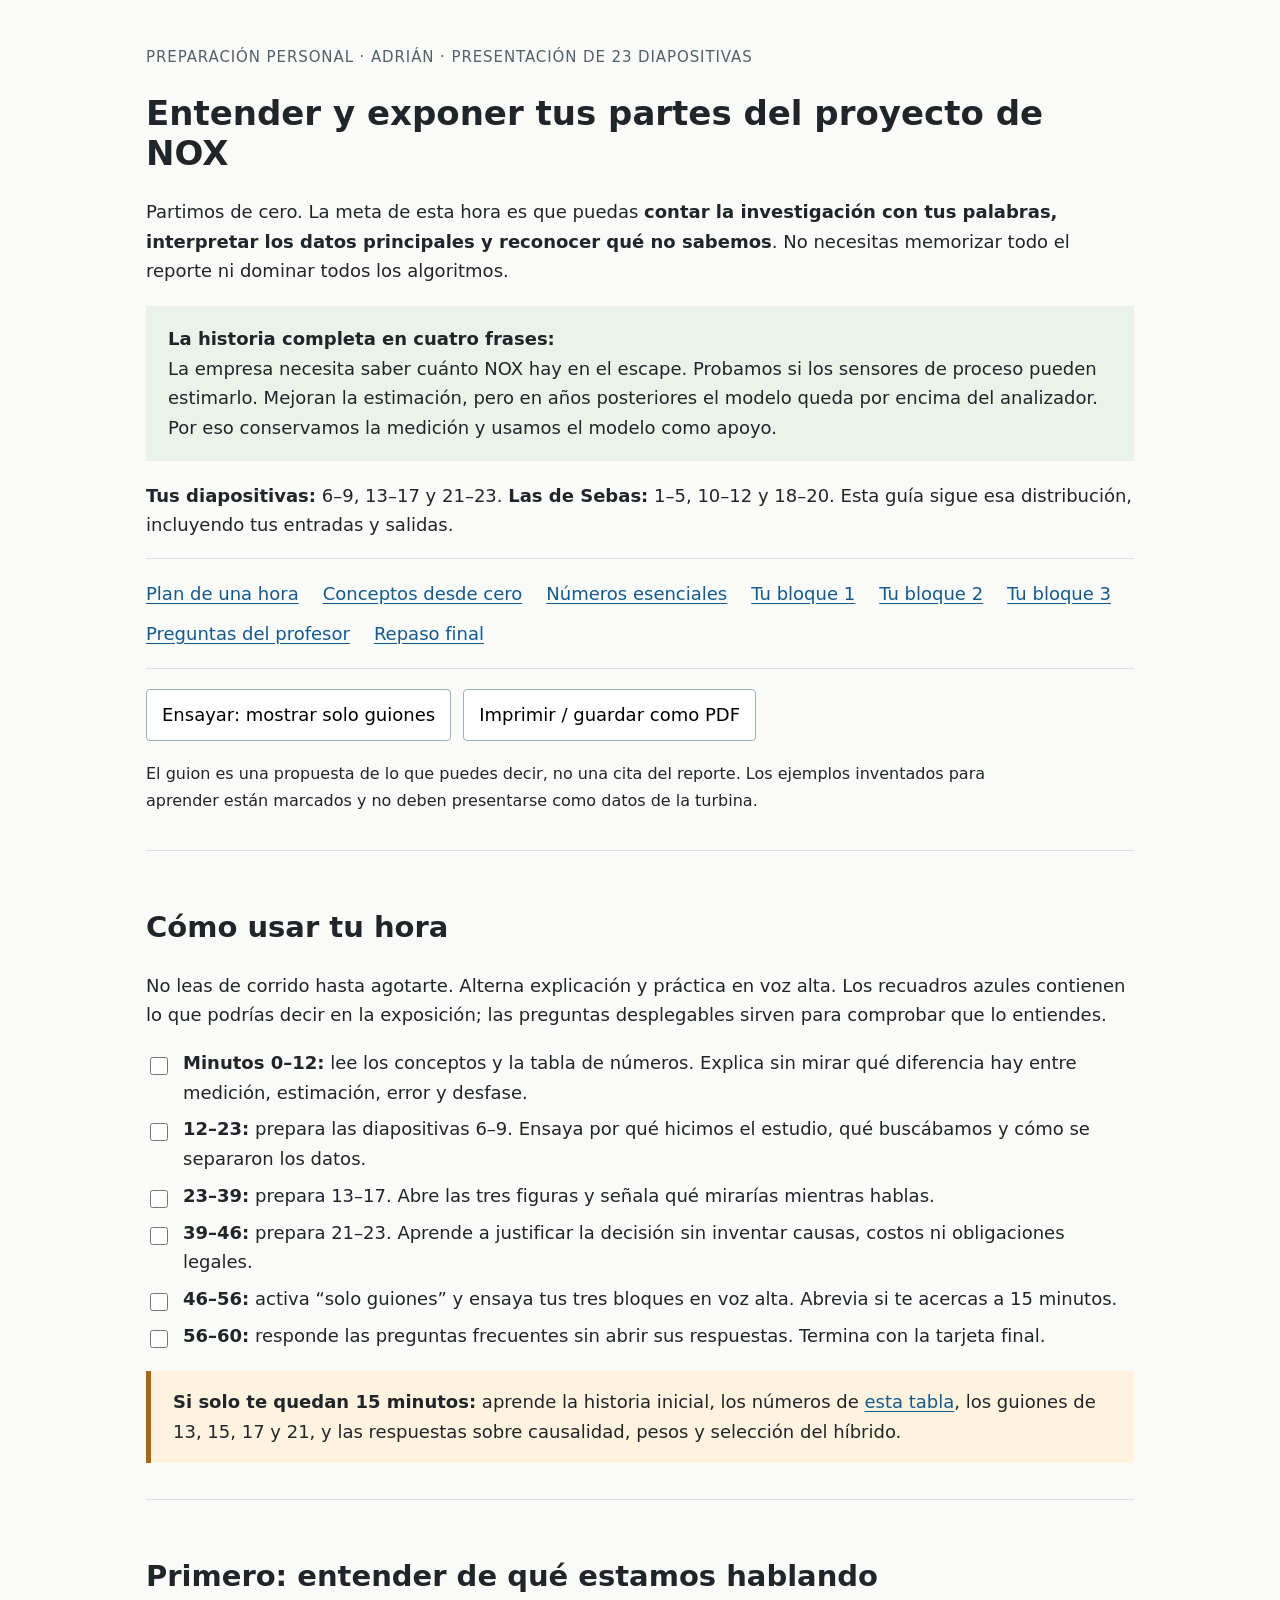
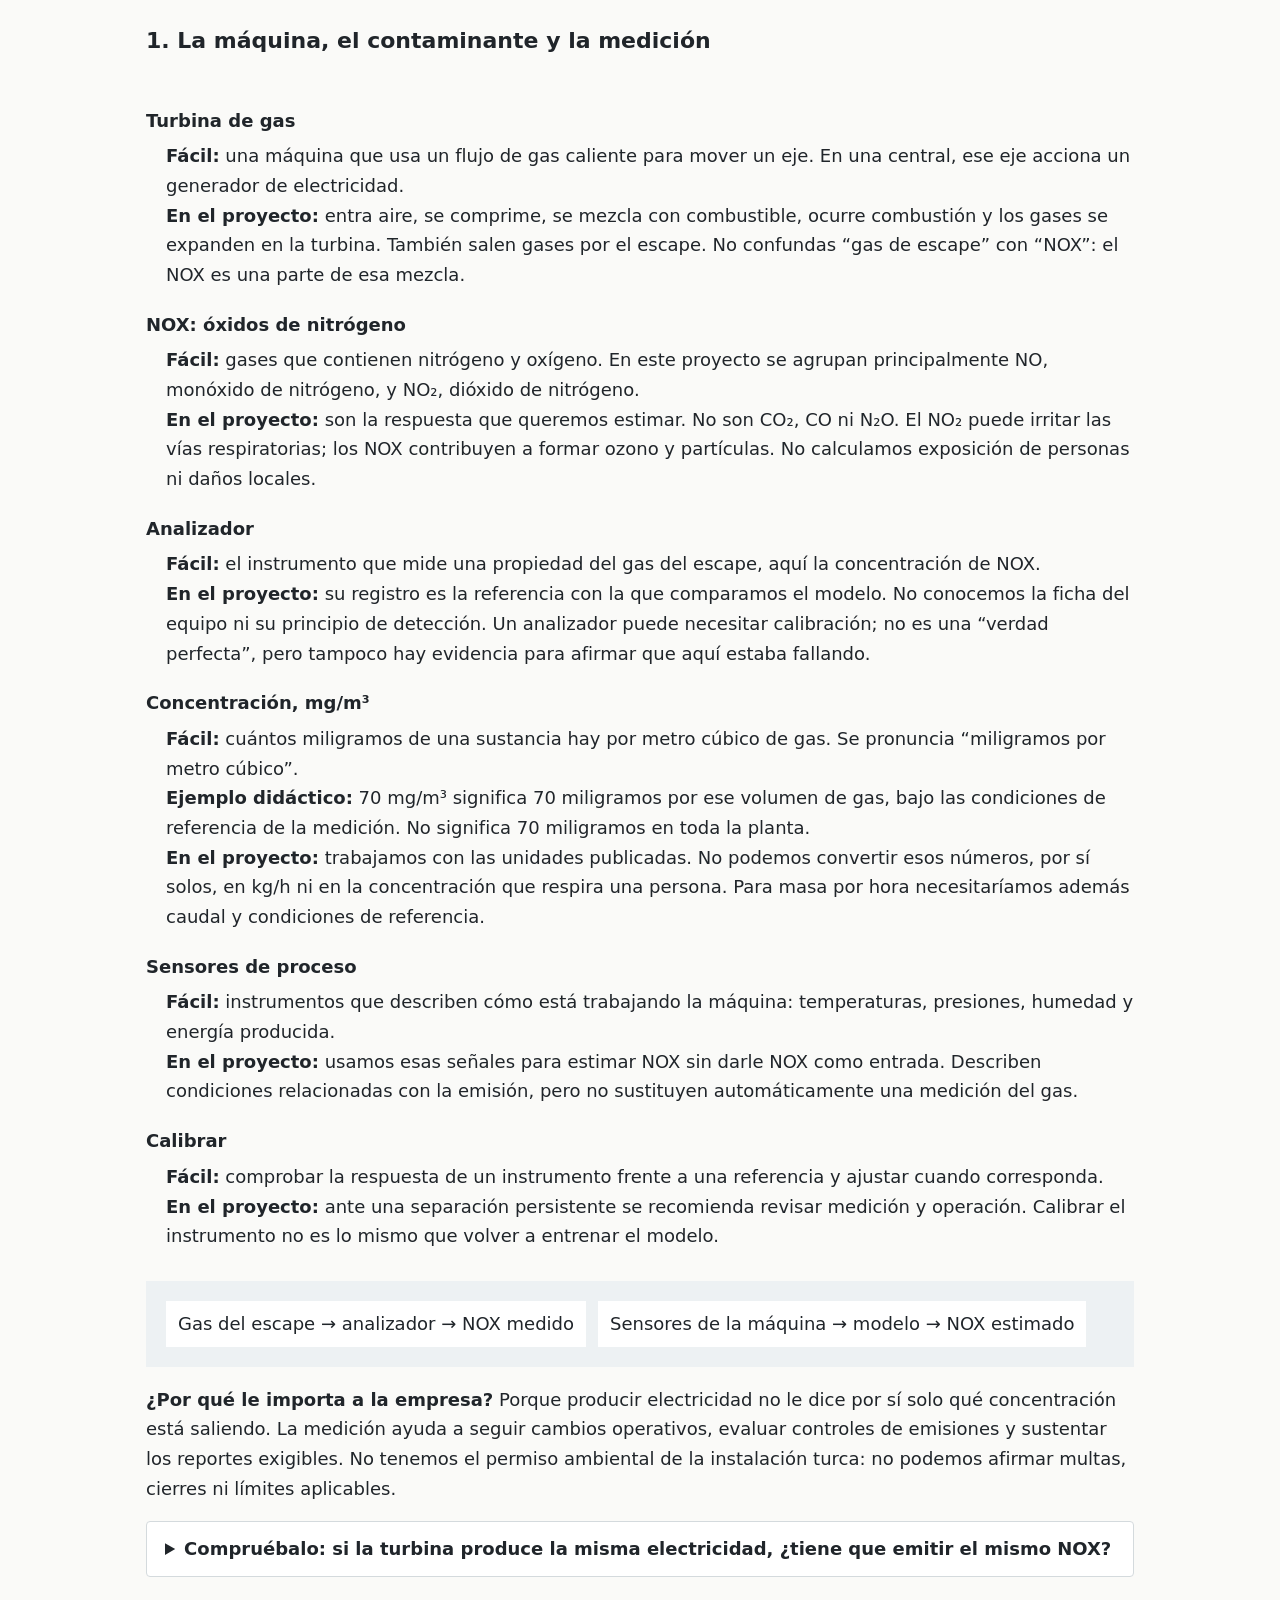
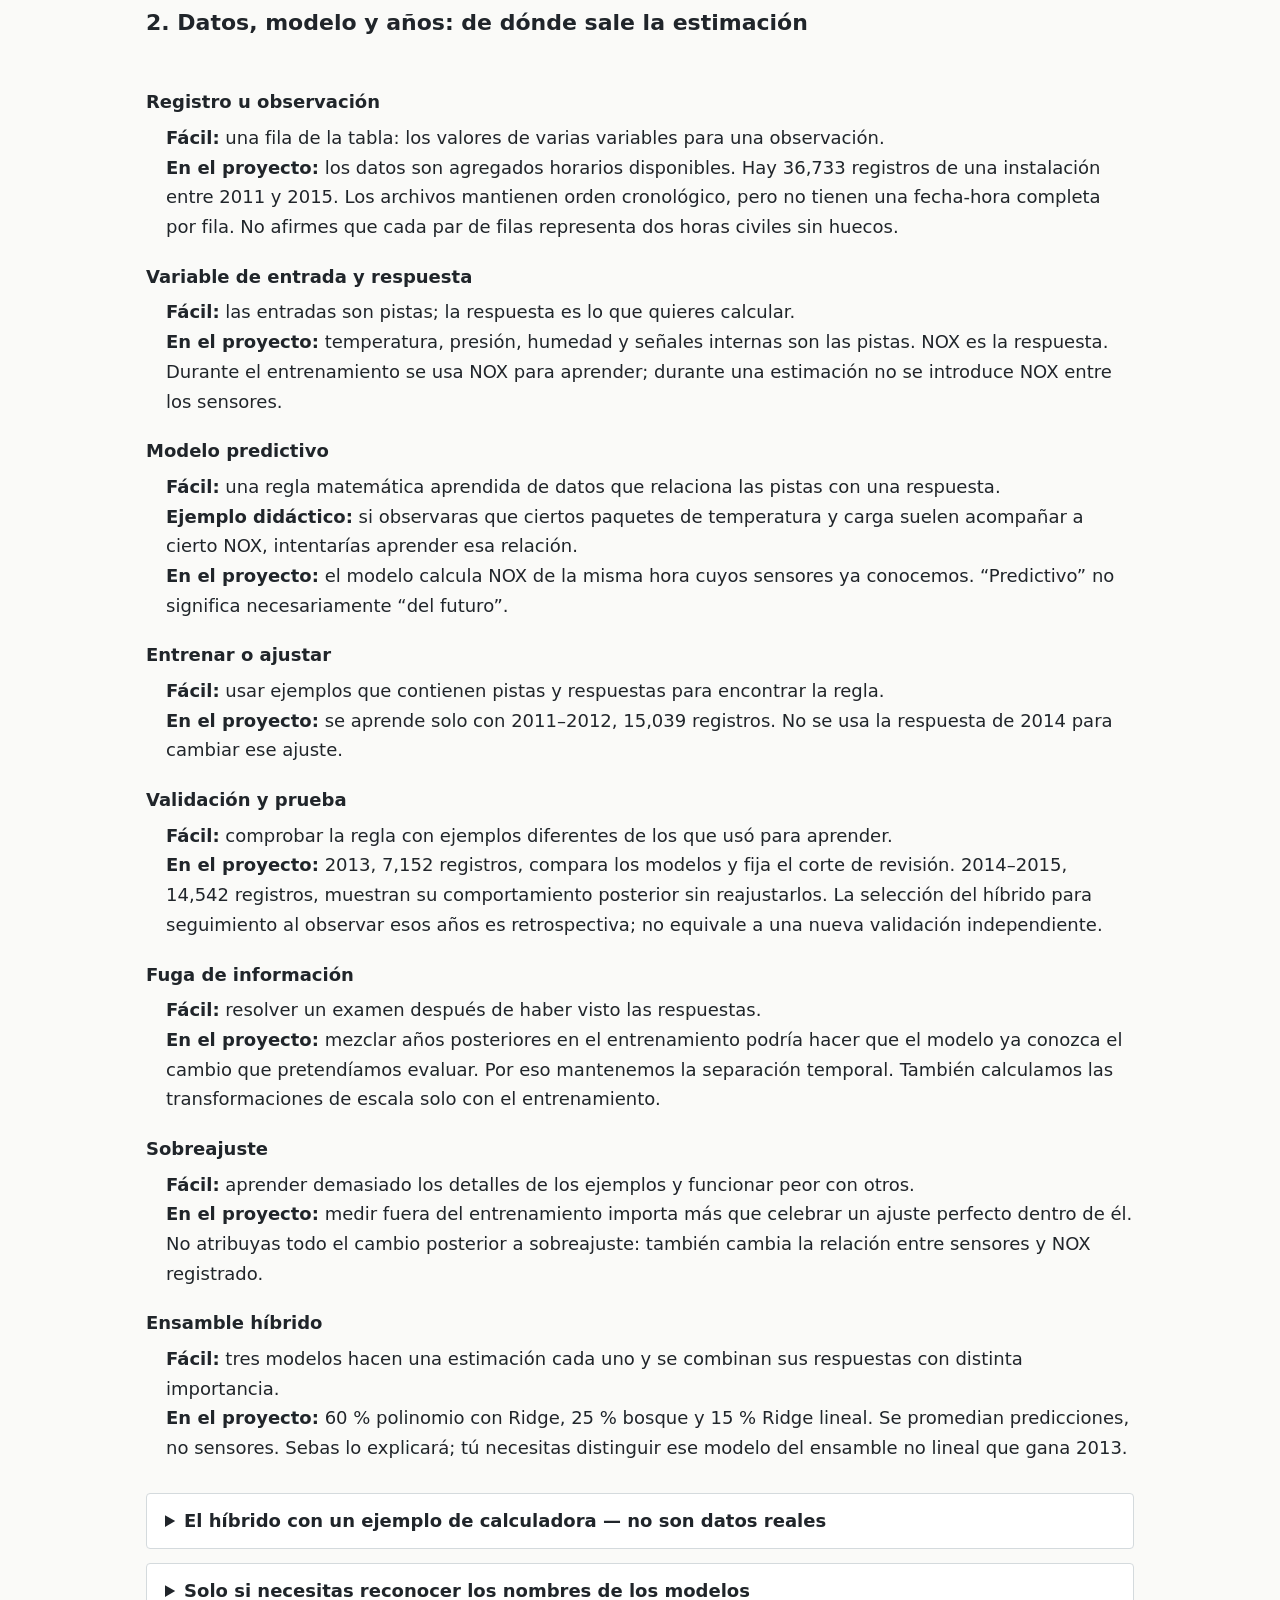
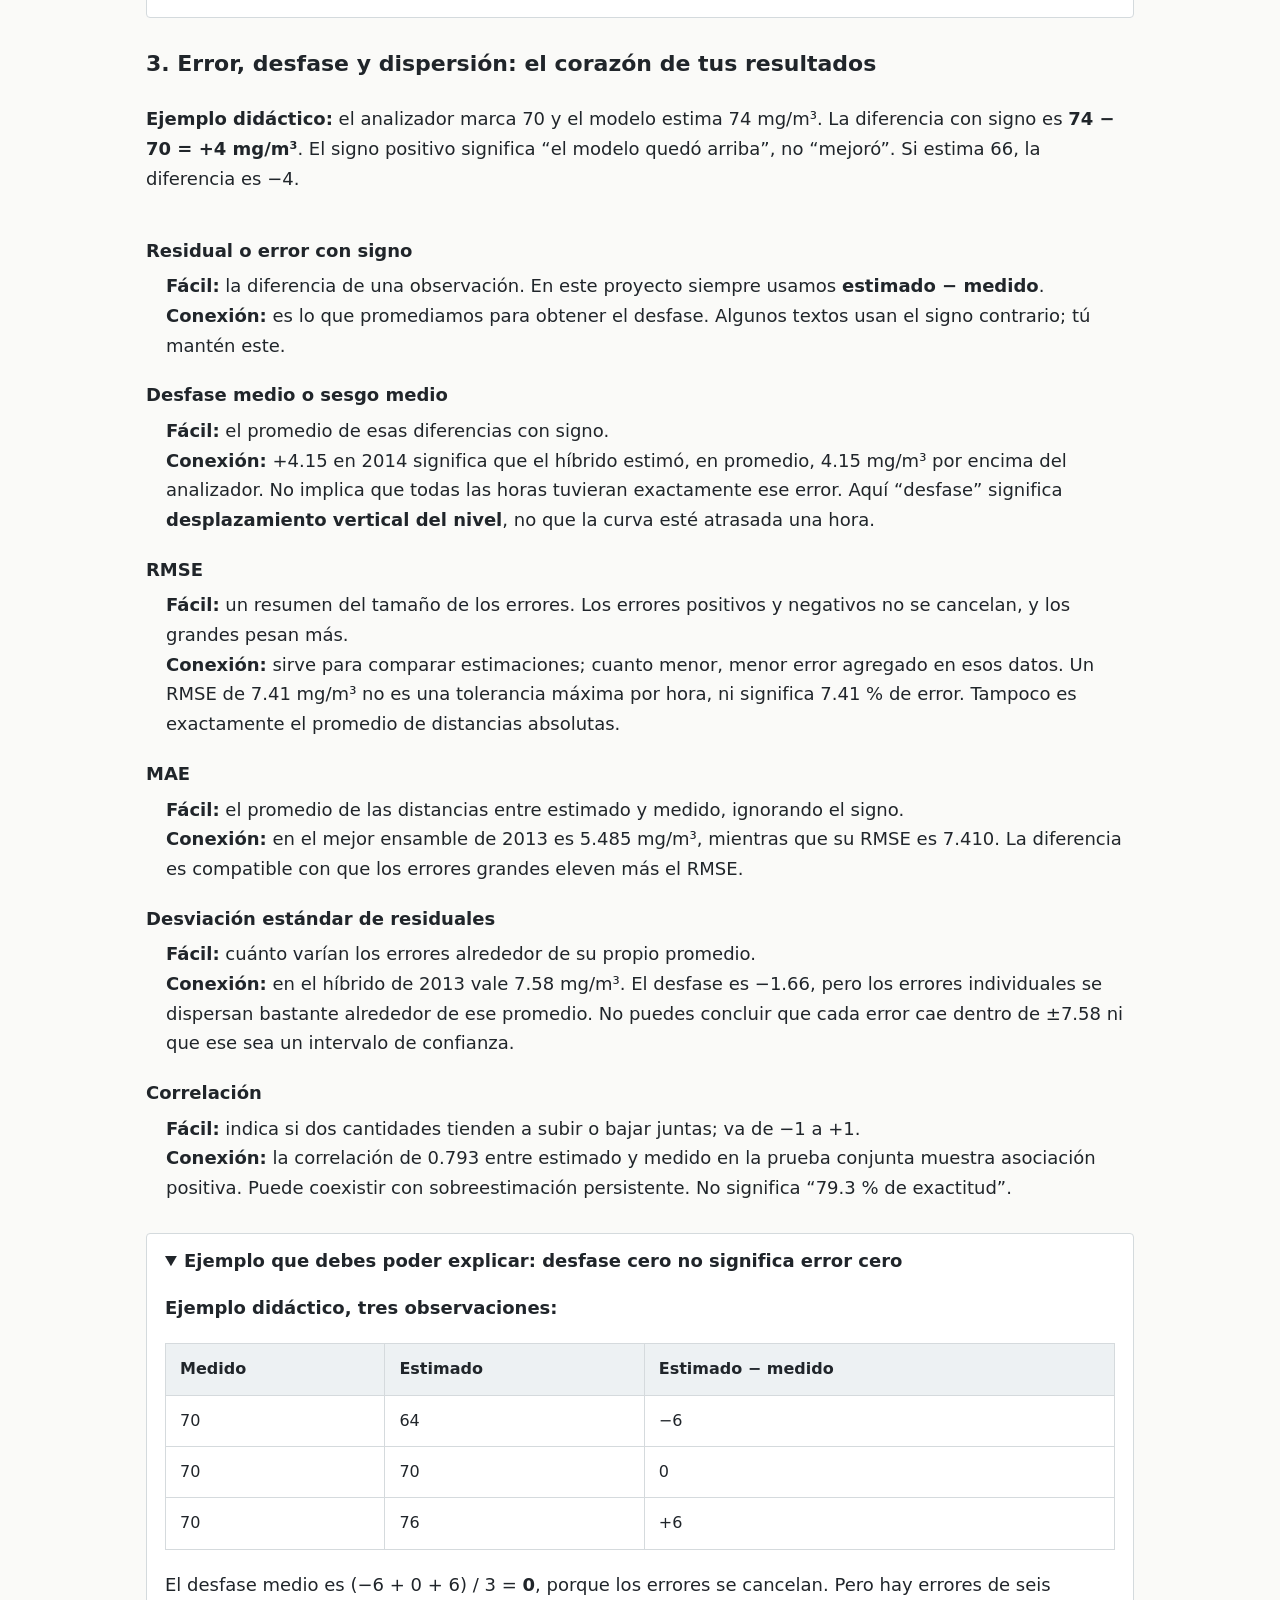
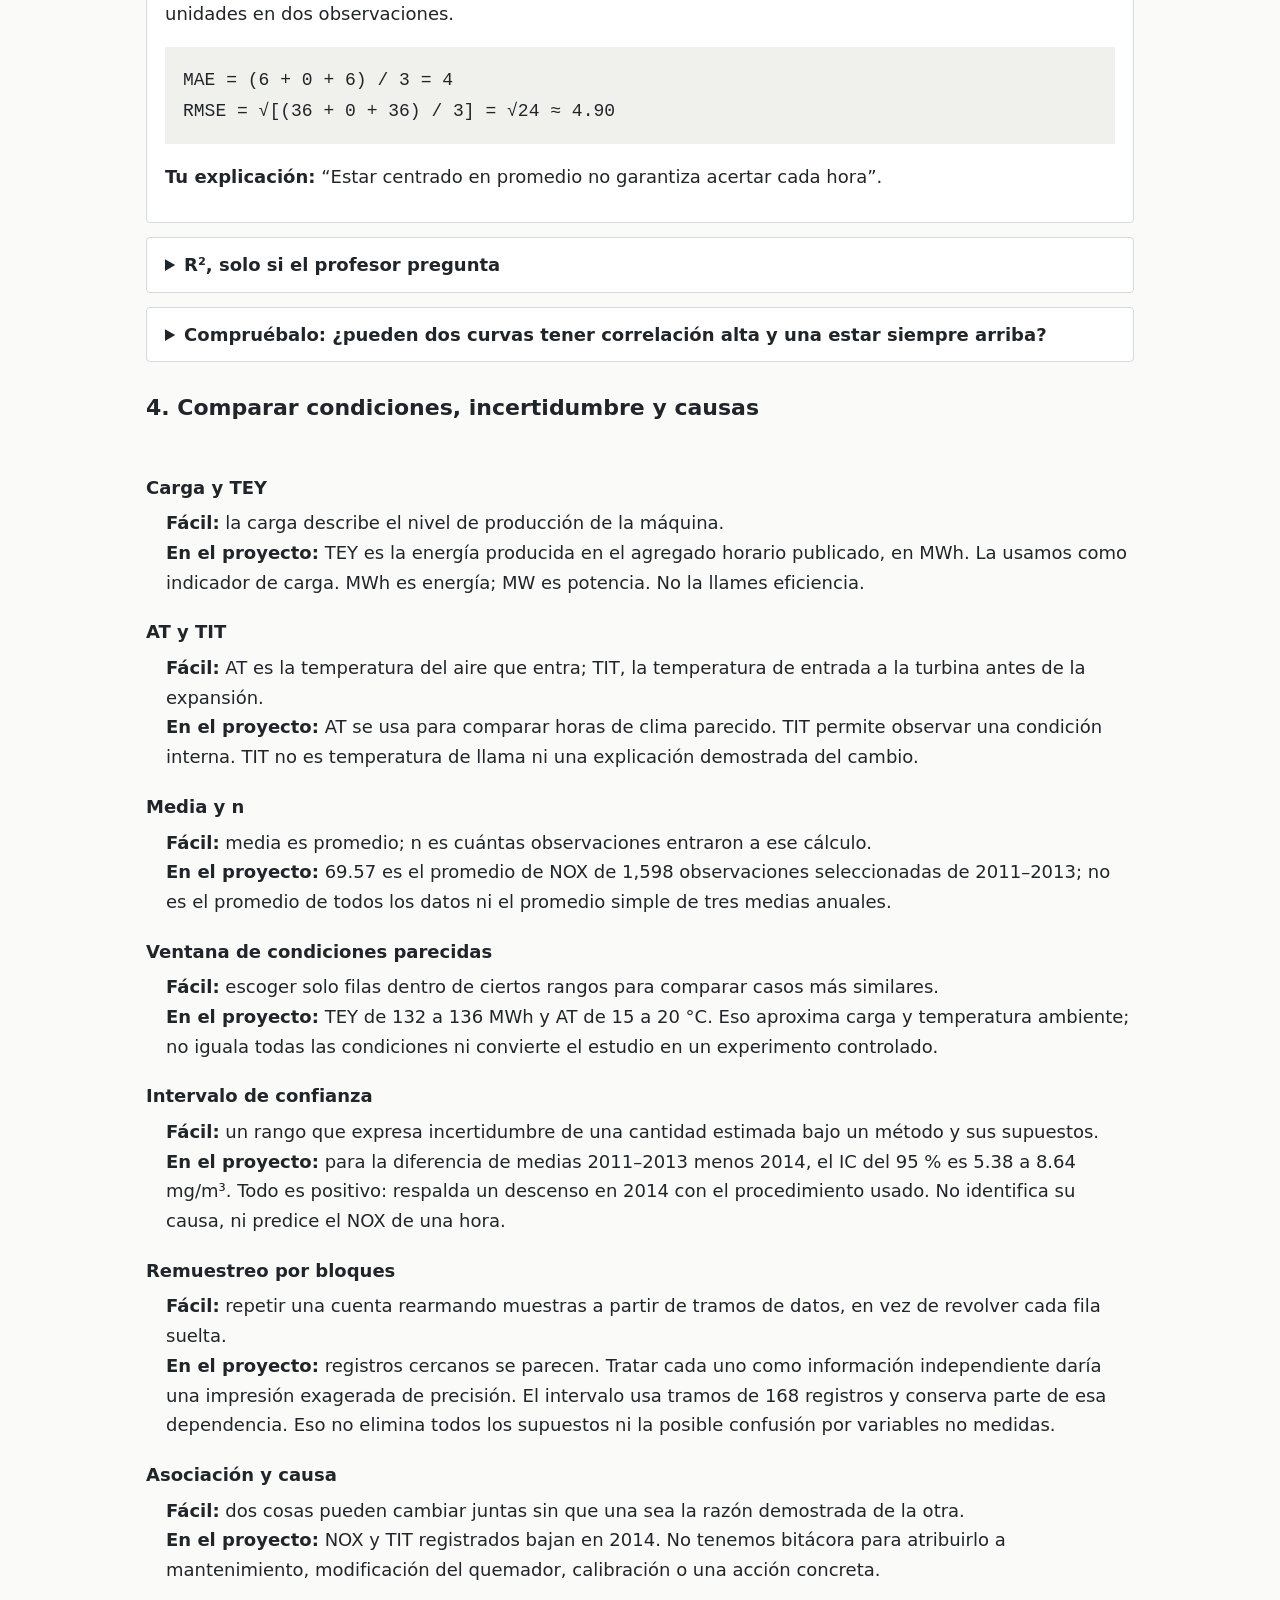
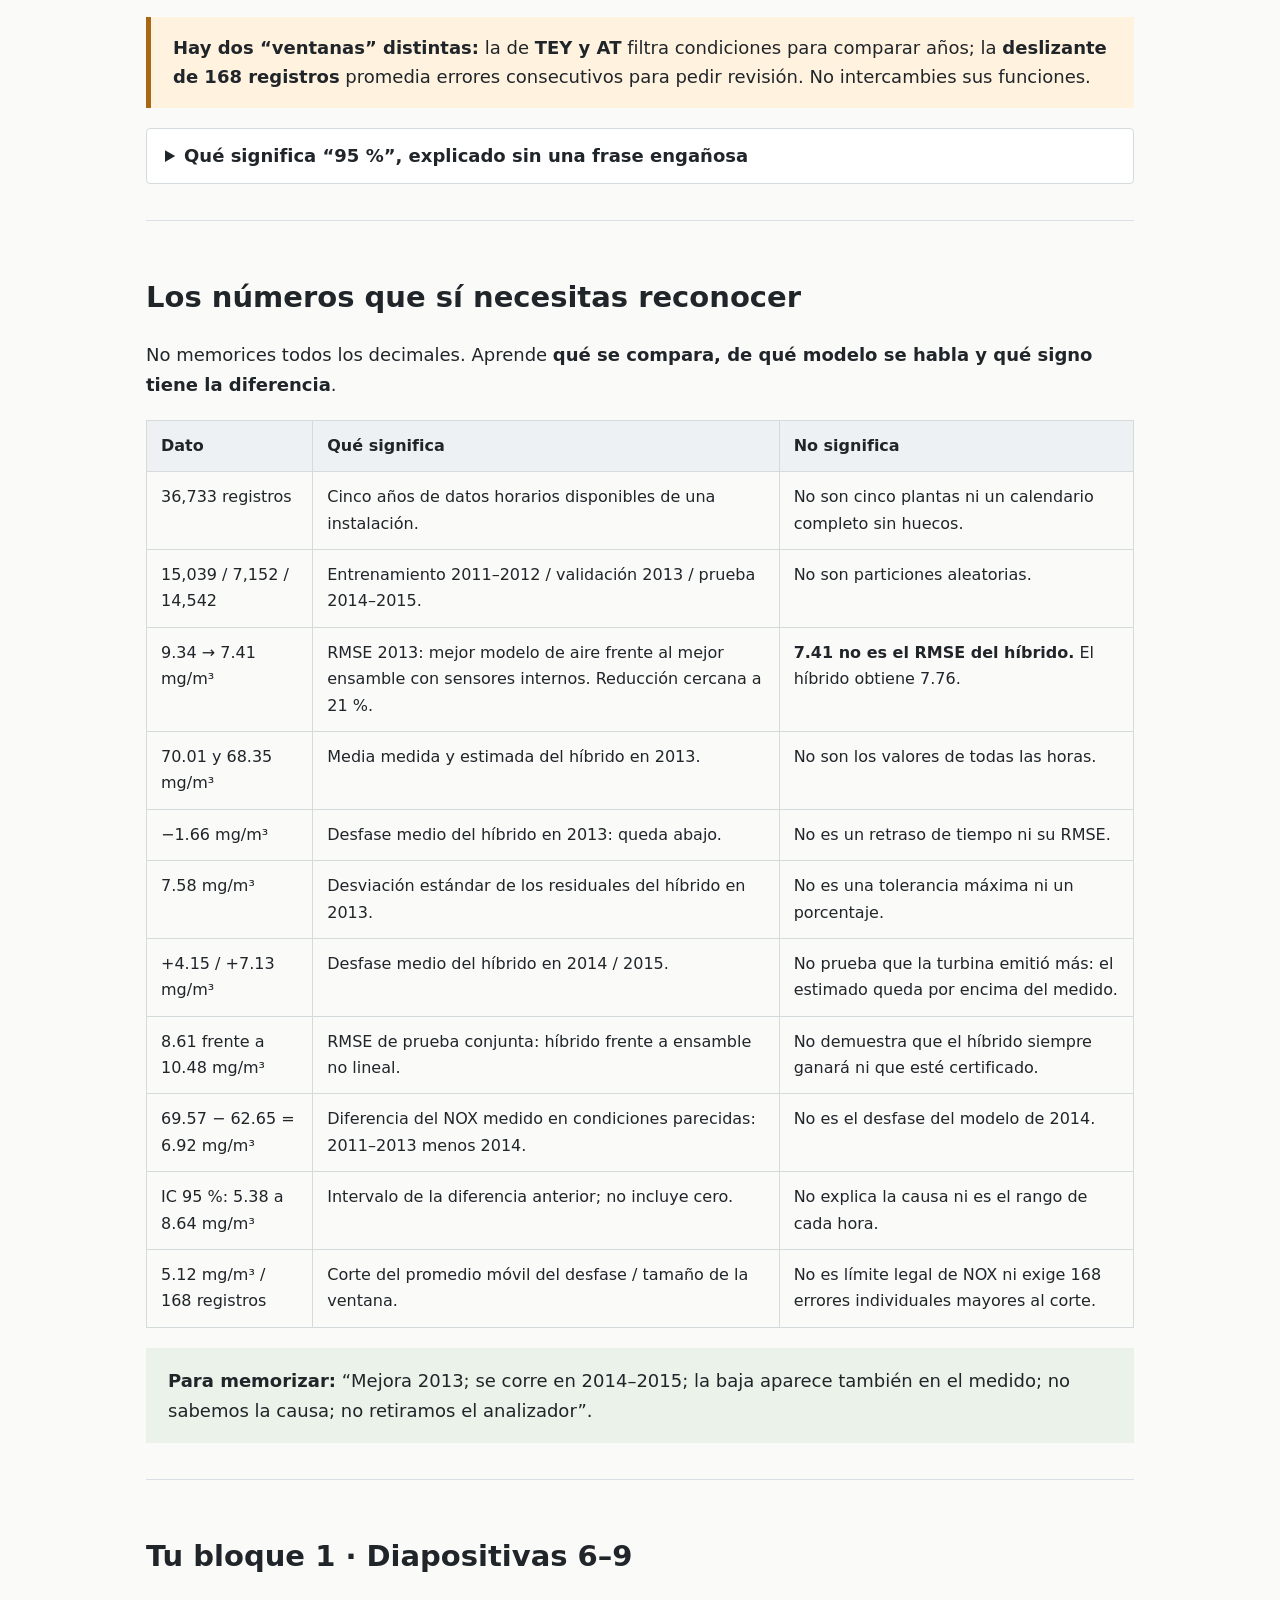
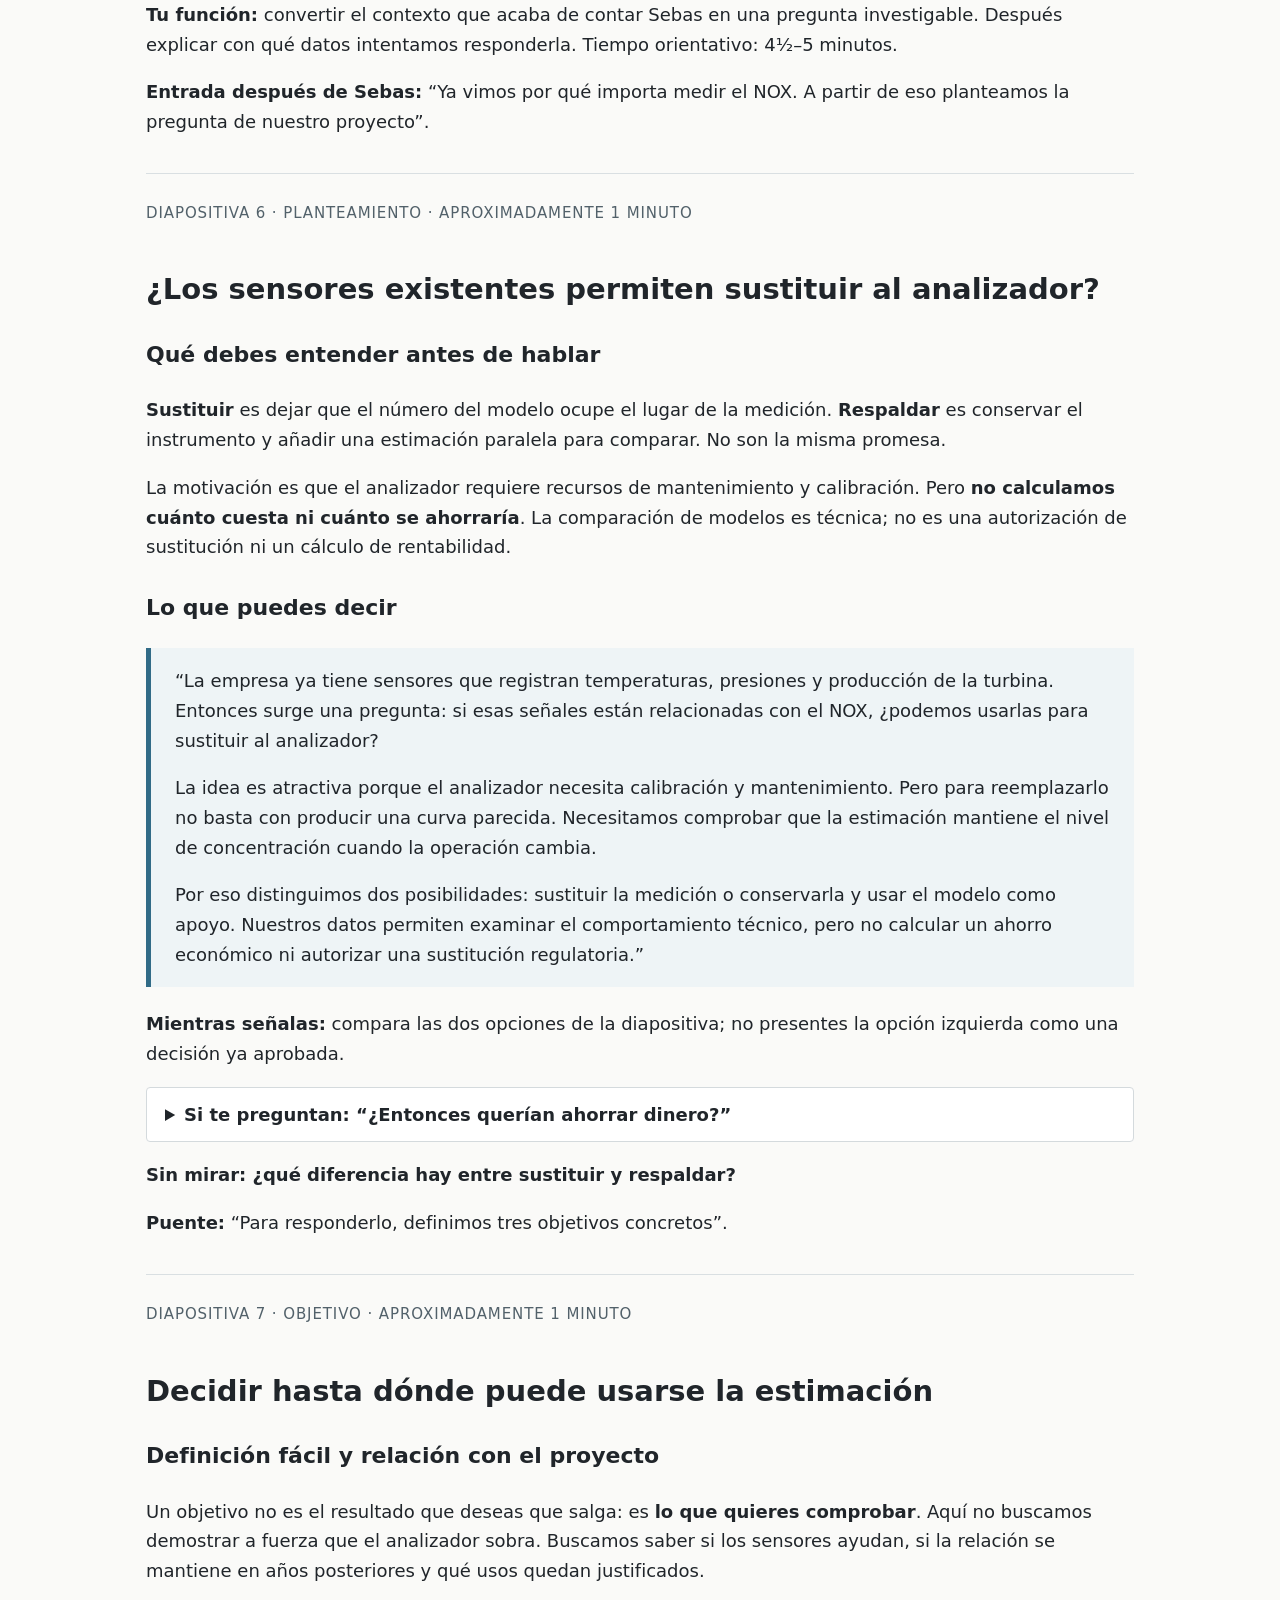
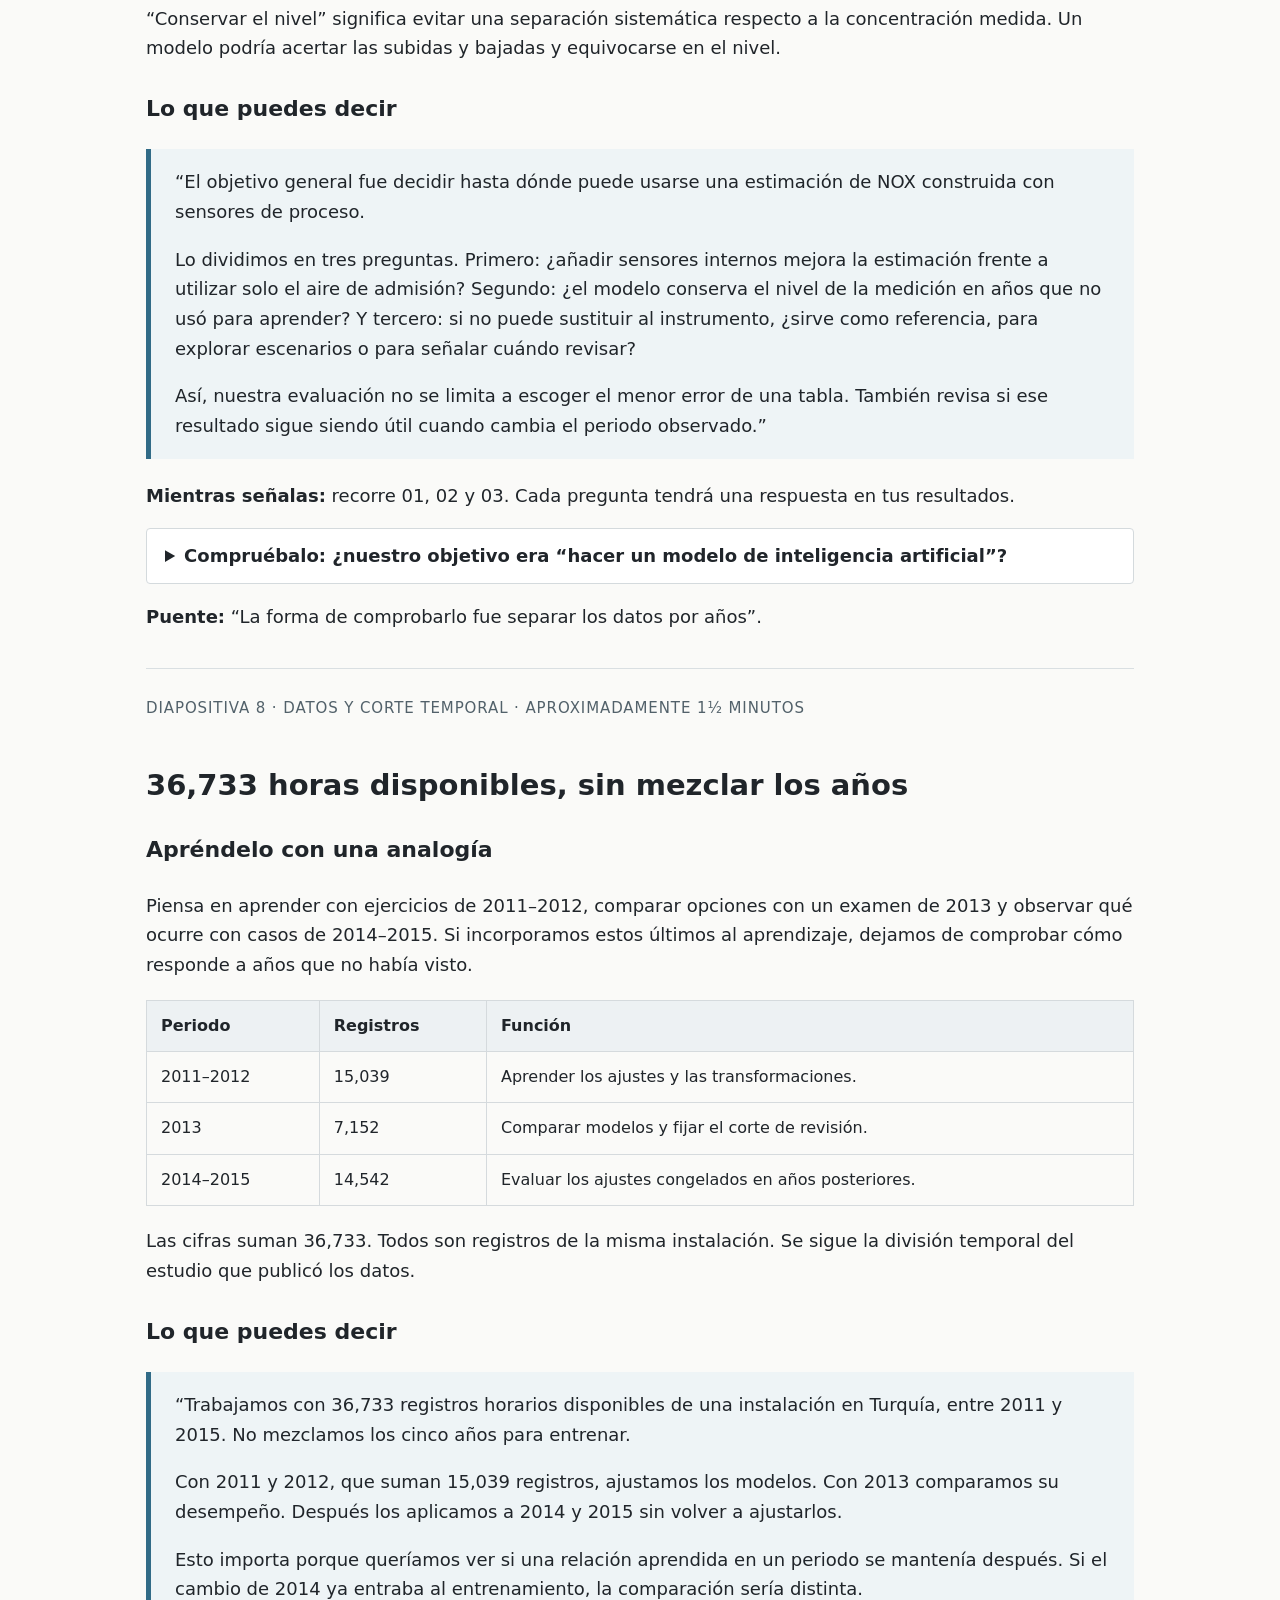
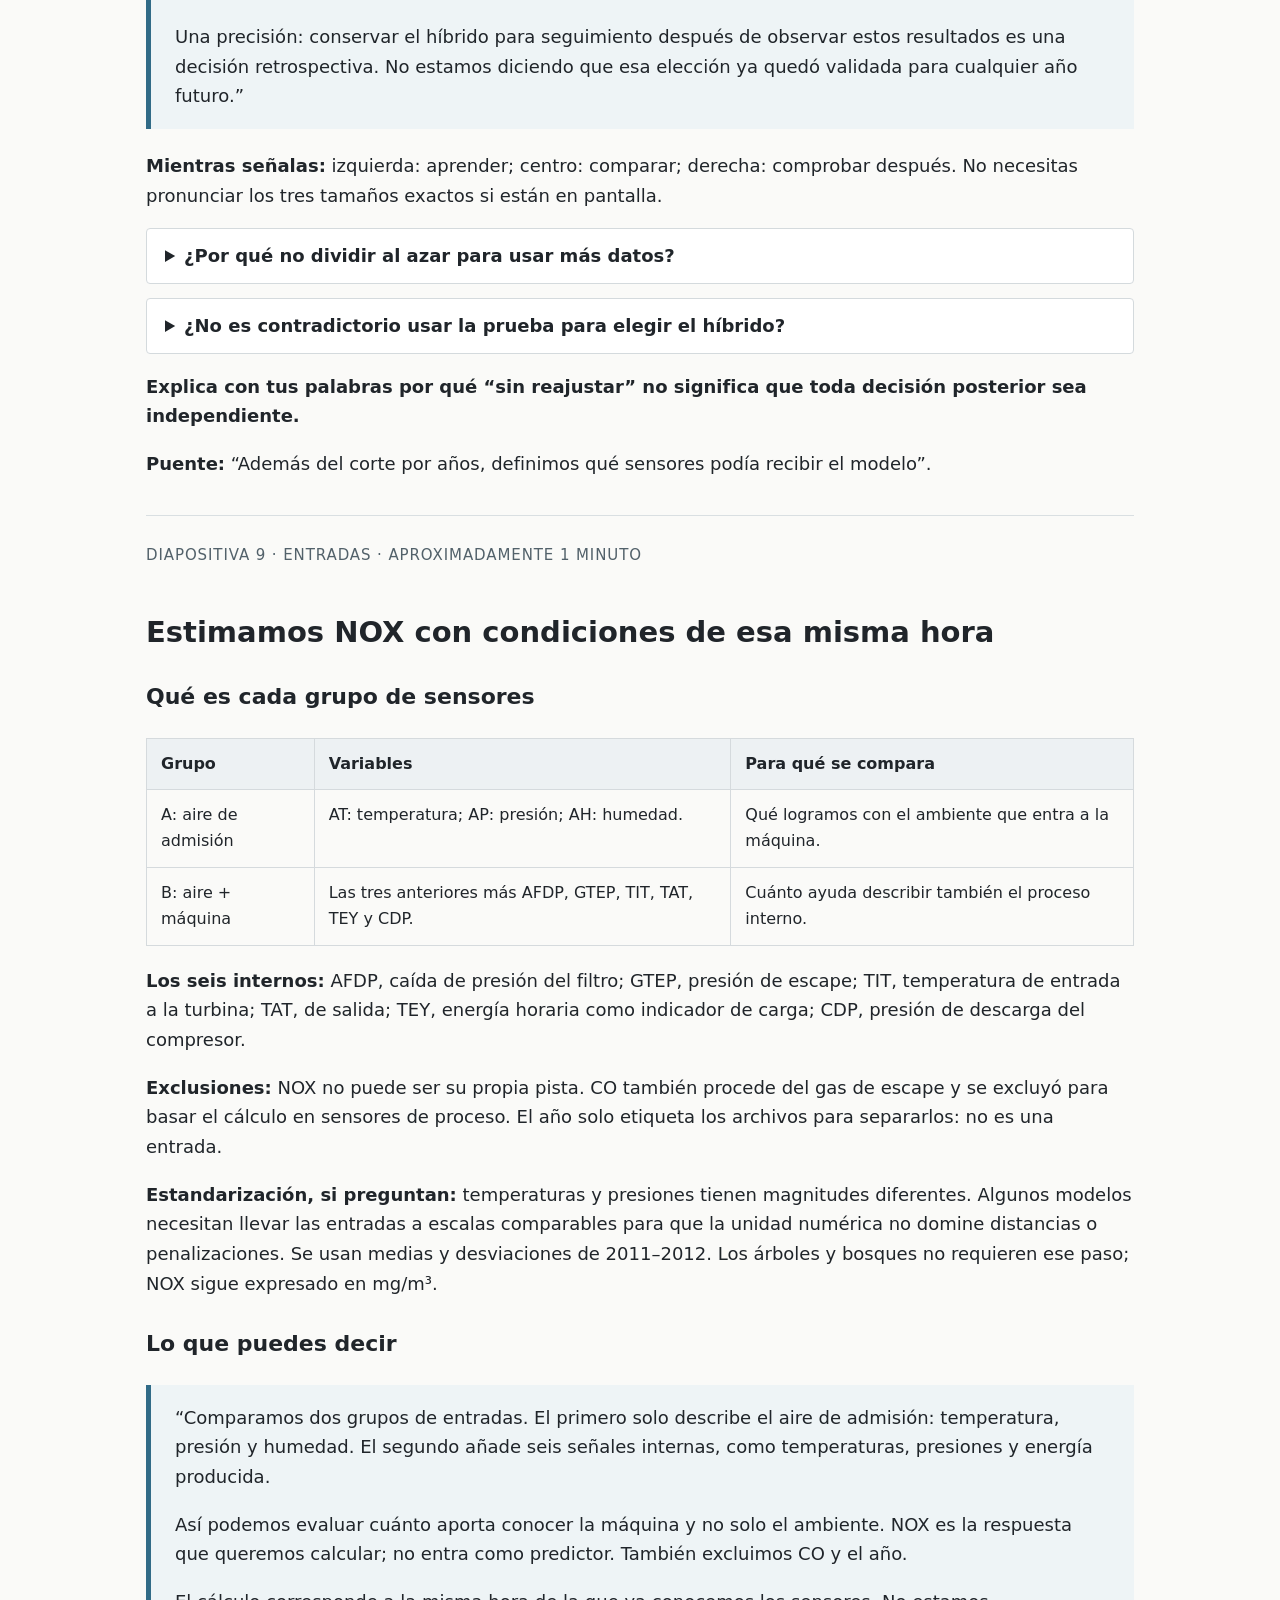
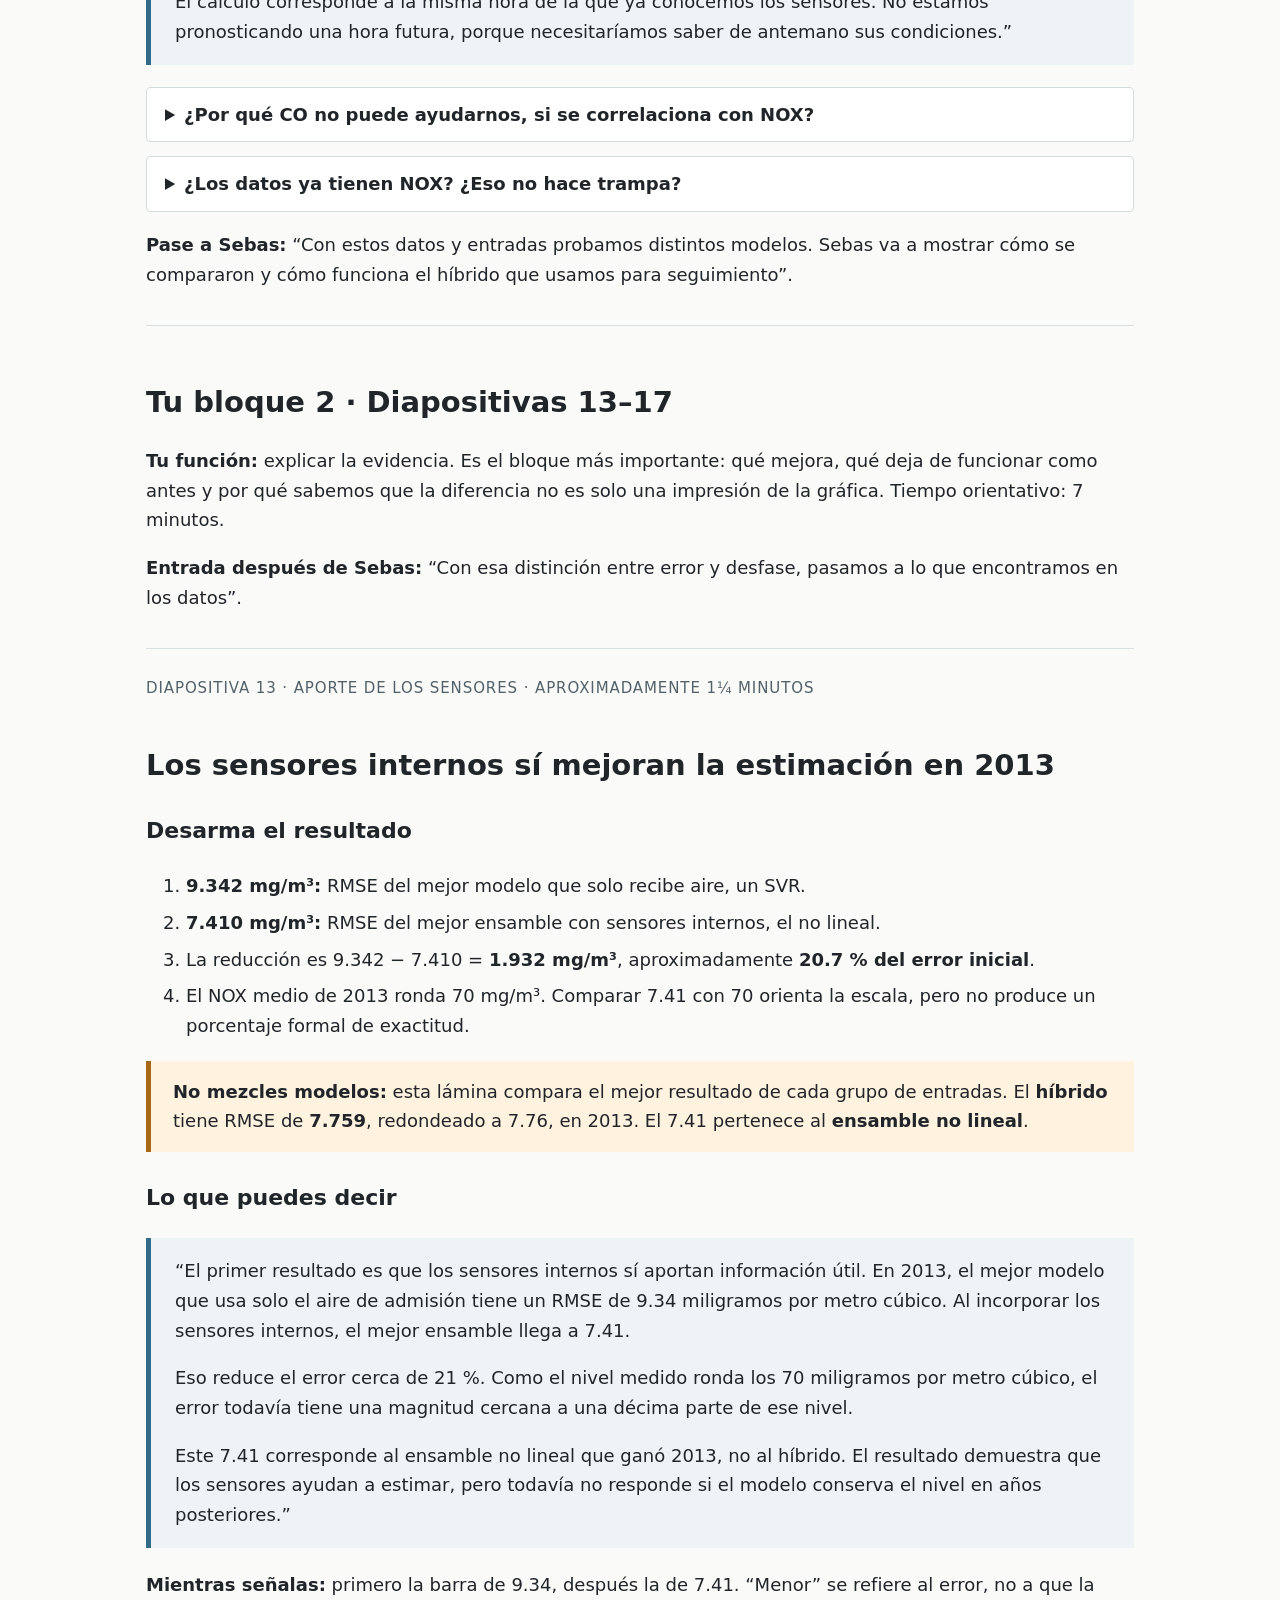
<file: docs/guia-adrian.html>
<!doctype html>
<html lang="es">
<head>
  <meta charset="utf-8">
  <meta name="viewport" content="width=device-width, initial-scale=1">
  <title>Guía de exposición de Adrián · Turbina y NOX</title>
  <style>
    :root{color-scheme:light}*{box-sizing:border-box}html{scroll-padding-top:20px}body{font:18px/1.65 system-ui,-apple-system,sans-serif;color:#20252a;background:#fafaf8;margin:0}main{max-width:1040px;padding:30px 26px 90px;margin:auto}h1{font-size:34px;line-height:1.2}h2{font-size:29px;line-height:1.3;margin-top:46px}h3{font-size:22px;margin-top:28px}h4{font-size:18px;margin-bottom:8px}a{color:#145a8c;text-underline-offset:3px}nav{display:flex;flex-wrap:wrap;gap:10px 24px;padding:20px 0;border-block:1px solid #d9dfe2}section{border-top:1px solid #d9dfe2;margin-top:36px;padding-top:12px}p,li{max-width:90ch}li{margin:7px 0}table{border-collapse:collapse;width:100%;margin:20px 0;font-size:16px}th,td{padding:12px 14px;text-align:left;vertical-align:top;border:1px solid #d5dadd}th{background:#edf1f3}blockquote,.script{border-left:5px solid #316b87;background:#eef4f6;padding:18px 24px;margin:22px 0}.script p:first-child{margin-top:0}.script p:last-child{margin-bottom:0}.warning{background:#fff2df;border-left:5px solid #a86712;padding:16px 22px;margin:20px 0}.takeaway{background:#eaf2e9;padding:18px 22px;margin:20px 0}.definition{padding:4px 0 12px}.definition dt{font-weight:700;margin-top:20px}.definition dd{margin:6px 0 0 20px}details{border:1px solid #d4dadd;border-radius:4px;padding:12px 18px;margin:14px 0;background:white}summary{cursor:pointer;font-weight:650}details[open] summary{margin-bottom:12px}.slide-label{font-size:15px;letter-spacing:.06em;color:#52616a;text-transform:uppercase}.meta{color:#52616a}.figure{margin:25px 0}img{width:100%;height:auto;background:white;border:1px solid #ddd}.figure figcaption{font-size:15px;color:#52616a;margin-top:9px}.math{font:18px/1.7 ui-monospace,monospace;background:#f0f0ec;padding:18px;overflow-wrap:anywhere}.small{font-size:16px}.badge{display:inline-block;background:#e4ebef;padding:3px 9px;font-size:15px;border-radius:3px}.controls{display:flex;gap:12px;flex-wrap:wrap;margin:20px 0}button{font:inherit;padding:10px 15px;background:white;border:1px solid #9eafb8;border-radius:4px;cursor:pointer}button:hover{background:#eaf1f4}button:focus-visible,a:focus-visible,summary:focus-visible{outline:3px solid #ad681b;outline-offset:3px}.rehearsal .learning,.rehearsal .reference{display:none}.rehearsal .slide-section{border-top:2px solid #9cabb3}.rehearsal .script{font-size:21px}.checklist{list-style:none;padding:0}.checklist label{display:flex;gap:12px;align-items:flex-start}.checklist input{margin-top:9px;width:18px;height:18px;flex:none}.recall{font-weight:650}.arrow-map{display:flex;flex-wrap:wrap;align-items:center;gap:12px;padding:20px;background:#edf1f3}.arrow-map span{padding:8px 12px;background:white}.return{font-size:15px}.print-only{display:none}@media(max-width:640px){main{padding:20px 17px 60px}h1{font-size:28px}h2{font-size:25px}table{display:block;overflow-x:auto}blockquote,.script{padding:14px}body{font-size:17px}}@media print{body{background:white;font-size:11pt}main{max-width:none;padding:0}nav,.controls,.return{display:none}section{break-before:auto}.script,figure,table{break-inside:avoid}a{color:inherit}details{break-inside:avoid}.print-only{display:block}}
    code{overflow-wrap:anywhere}main{min-width:0}.checklist label span{min-width:0}
  </style>
</head>
<body>
<main>
  <header id="inicio">
    <p class="slide-label">Preparación personal · Adrián · Presentación de 23 diapositivas</p>
    <h1>Entender y exponer tus partes del proyecto de NOX</h1>
    <p>Partimos de cero. La meta de esta hora es que puedas <strong>contar la investigación con tus palabras, interpretar los datos principales y reconocer qué no sabemos</strong>. No necesitas memorizar todo el reporte ni dominar todos los algoritmos.</p>
    <div class="takeaway"><strong>La historia completa en cuatro frases:</strong><br>La empresa necesita saber cuánto NOX hay en el escape. Probamos si los sensores de proceso pueden estimarlo. Mejoran la estimación, pero en años posteriores el modelo queda por encima del analizador. Por eso conservamos la medición y usamos el modelo como apoyo.</div>
    <p><strong>Tus diapositivas:</strong> 6–9, 13–17 y 21–23. <strong>Las de Sebas:</strong> 1–5, 10–12 y 18–20. Esta guía sigue esa distribución, incluyendo tus entradas y salidas.</p>
    <nav aria-label="Contenido"><a href="#hora">Plan de una hora</a><a href="#base">Conceptos desde cero</a><a href="#numeros">Números esenciales</a><a href="#bloque1">Tu bloque 1</a><a href="#bloque2">Tu bloque 2</a><a href="#bloque3">Tu bloque 3</a><a href="#preguntas">Preguntas del profesor</a><a href="#tarjeta">Repaso final</a></nav>
    <div class="controls"><button type="button" id="mode" aria-pressed="false">Ensayar: mostrar solo guiones</button><button type="button" onclick="window.print()">Imprimir / guardar como PDF</button></div>
    <p class="small">El guion es una propuesta de lo que puedes decir, no una cita del reporte. Los ejemplos inventados para aprender están marcados y no deben presentarse como datos de la turbina.</p>
  </header>

  <section id="hora" class="learning">
    <h2>Cómo usar tu hora</h2>
    <p>No leas de corrido hasta agotarte. Alterna explicación y práctica en voz alta. Los recuadros azules contienen lo que podrías decir en la exposición; las preguntas desplegables sirven para comprobar que lo entiendes.</p>
    <ol class="checklist">
      <li><label><input type="checkbox"> <span><strong>Minutos 0–12:</strong> lee los conceptos y la tabla de números. Explica sin mirar qué diferencia hay entre medición, estimación, error y desfase.</span></label></li>
      <li><label><input type="checkbox"> <span><strong>12–23:</strong> prepara las diapositivas 6–9. Ensaya por qué hicimos el estudio, qué buscábamos y cómo se separaron los datos.</span></label></li>
      <li><label><input type="checkbox"> <span><strong>23–39:</strong> prepara 13–17. Abre las tres figuras y señala qué mirarías mientras hablas.</span></label></li>
      <li><label><input type="checkbox"> <span><strong>39–46:</strong> prepara 21–23. Aprende a justificar la decisión sin inventar causas, costos ni obligaciones legales.</span></label></li>
      <li><label><input type="checkbox"> <span><strong>46–56:</strong> activa “solo guiones” y ensaya tus tres bloques en voz alta. Abrevia si te acercas a 15 minutos.</span></label></li>
      <li><label><input type="checkbox"> <span><strong>56–60:</strong> responde las preguntas frecuentes sin abrir sus respuestas. Termina con la tarjeta final.</span></label></li>
    </ol>
    <div class="warning"><strong>Si solo te quedan 15 minutos:</strong> aprende la historia inicial, los números de <a href="#numeros">esta tabla</a>, los guiones de 13, 15, 17 y 21, y las respuestas sobre causalidad, pesos y selección del híbrido.</div>
  </section>

  <section id="base" class="learning">
    <h2>Primero: entender de qué estamos hablando</h2>
    <h3>1. La máquina, el contaminante y la medición</h3>
    <dl class="definition">
      <dt>Turbina de gas</dt><dd><strong>Fácil:</strong> una máquina que usa un flujo de gas caliente para mover un eje. En una central, ese eje acciona un generador de electricidad.<br><strong>En el proyecto:</strong> entra aire, se comprime, se mezcla con combustible, ocurre combustión y los gases se expanden en la turbina. También salen gases por el escape. No confundas “gas de escape” con “NOX”: el NOX es una parte de esa mezcla.</dd>
      <dt>NOX: óxidos de nitrógeno</dt><dd><strong>Fácil:</strong> gases que contienen nitrógeno y oxígeno. En este proyecto se agrupan principalmente NO, monóxido de nitrógeno, y NO₂, dióxido de nitrógeno.<br><strong>En el proyecto:</strong> son la respuesta que queremos estimar. No son CO₂, CO ni N₂O. El NO₂ puede irritar las vías respiratorias; los NOX contribuyen a formar ozono y partículas. No calculamos exposición de personas ni daños locales.</dd>
      <dt>Analizador</dt><dd><strong>Fácil:</strong> el instrumento que mide una propiedad del gas del escape, aquí la concentración de NOX.<br><strong>En el proyecto:</strong> su registro es la referencia con la que comparamos el modelo. No conocemos la ficha del equipo ni su principio de detección. Un analizador puede necesitar calibración; no es una “verdad perfecta”, pero tampoco hay evidencia para afirmar que aquí estaba fallando.</dd>
      <dt>Concentración, mg/m³</dt><dd><strong>Fácil:</strong> cuántos miligramos de una sustancia hay por metro cúbico de gas. Se pronuncia “miligramos por metro cúbico”.<br><strong>Ejemplo didáctico:</strong> 70 mg/m³ significa 70 miligramos por ese volumen de gas, bajo las condiciones de referencia de la medición. No significa 70 miligramos en toda la planta.<br><strong>En el proyecto:</strong> trabajamos con las unidades publicadas. No podemos convertir esos números, por sí solos, en kg/h ni en la concentración que respira una persona. Para masa por hora necesitaríamos además caudal y condiciones de referencia.</dd>
      <dt>Sensores de proceso</dt><dd><strong>Fácil:</strong> instrumentos que describen cómo está trabajando la máquina: temperaturas, presiones, humedad y energía producida.<br><strong>En el proyecto:</strong> usamos esas señales para estimar NOX sin darle NOX como entrada. Describen condiciones relacionadas con la emisión, pero no sustituyen automáticamente una medición del gas.</dd>
      <dt>Calibrar</dt><dd><strong>Fácil:</strong> comprobar la respuesta de un instrumento frente a una referencia y ajustar cuando corresponda.<br><strong>En el proyecto:</strong> ante una separación persistente se recomienda revisar medición y operación. Calibrar el instrumento no es lo mismo que volver a entrenar el modelo.</dd>
    </dl>
    <div class="arrow-map" aria-label="Dos caminos para conocer NOX"><span>Gas del escape → analizador → NOX medido</span><span>Sensores de la máquina → modelo → NOX estimado</span></div>
    <p><strong>¿Por qué le importa a la empresa?</strong> Porque producir electricidad no le dice por sí solo qué concentración está saliendo. La medición ayuda a seguir cambios operativos, evaluar controles de emisiones y sustentar los reportes exigibles. No tenemos el permiso ambiental de la instalación turca: no podemos afirmar multas, cierres ni límites aplicables.</p>
    <details><summary>Compruébalo: si la turbina produce la misma electricidad, ¿tiene que emitir el mismo NOX?</summary><p>No. Hay otras condiciones del proceso, y puede cambiar la relación entre ellas y la concentración registrada. Justamente comparamos horas de carga y temperatura ambiente parecidas para investigar si el cambio persiste.</p></details>

    <h3>2. Datos, modelo y años: de dónde sale la estimación</h3>
    <dl class="definition">
      <dt>Registro u observación</dt><dd><strong>Fácil:</strong> una fila de la tabla: los valores de varias variables para una observación.<br><strong>En el proyecto:</strong> los datos son agregados horarios disponibles. Hay 36,733 registros de una instalación entre 2011 y 2015. Los archivos mantienen orden cronológico, pero no tienen una fecha-hora completa por fila. No afirmes que cada par de filas representa dos horas civiles sin huecos.</dd>
      <dt>Variable de entrada y respuesta</dt><dd><strong>Fácil:</strong> las entradas son pistas; la respuesta es lo que quieres calcular.<br><strong>En el proyecto:</strong> temperatura, presión, humedad y señales internas son las pistas. NOX es la respuesta. Durante el entrenamiento se usa NOX para aprender; durante una estimación no se introduce NOX entre los sensores.</dd>
      <dt>Modelo predictivo</dt><dd><strong>Fácil:</strong> una regla matemática aprendida de datos que relaciona las pistas con una respuesta.<br><strong>Ejemplo didáctico:</strong> si observaras que ciertos paquetes de temperatura y carga suelen acompañar a cierto NOX, intentarías aprender esa relación.<br><strong>En el proyecto:</strong> el modelo calcula NOX de la misma hora cuyos sensores ya conocemos. “Predictivo” no significa necesariamente “del futuro”.</dd>
      <dt>Entrenar o ajustar</dt><dd><strong>Fácil:</strong> usar ejemplos que contienen pistas y respuestas para encontrar la regla.<br><strong>En el proyecto:</strong> se aprende solo con 2011–2012, 15,039 registros. No se usa la respuesta de 2014 para cambiar ese ajuste.</dd>
      <dt>Validación y prueba</dt><dd><strong>Fácil:</strong> comprobar la regla con ejemplos diferentes de los que usó para aprender.<br><strong>En el proyecto:</strong> 2013, 7,152 registros, compara los modelos y fija el corte de revisión. 2014–2015, 14,542 registros, muestran su comportamiento posterior sin reajustarlos. La selección del híbrido para seguimiento al observar esos años es retrospectiva; no equivale a una nueva validación independiente.</dd>
      <dt>Fuga de información</dt><dd><strong>Fácil:</strong> resolver un examen después de haber visto las respuestas.<br><strong>En el proyecto:</strong> mezclar años posteriores en el entrenamiento podría hacer que el modelo ya conozca el cambio que pretendíamos evaluar. Por eso mantenemos la separación temporal. También calculamos las transformaciones de escala solo con el entrenamiento.</dd>
      <dt>Sobreajuste</dt><dd><strong>Fácil:</strong> aprender demasiado los detalles de los ejemplos y funcionar peor con otros.<br><strong>En el proyecto:</strong> medir fuera del entrenamiento importa más que celebrar un ajuste perfecto dentro de él. No atribuyas todo el cambio posterior a sobreajuste: también cambia la relación entre sensores y NOX registrado.</dd>
      <dt>Ensamble híbrido</dt><dd><strong>Fácil:</strong> tres modelos hacen una estimación cada uno y se combinan sus respuestas con distinta importancia.<br><strong>En el proyecto:</strong> 60 % polinomio con Ridge, 25 % bosque y 15 % Ridge lineal. Se promedian predicciones, no sensores. Sebas lo explicará; tú necesitas distinguir ese modelo del ensamble no lineal que gana 2013.</dd>
    </dl>
    <details><summary>El híbrido con un ejemplo de calculadora — no son datos reales</summary><p>Supón que el polinomio estima 70, el bosque 74 y Ridge 68 mg/m³. El híbrido daría:</p><div class="math">0.60 × 70 + 0.25 × 74 + 0.15 × 68<br>= 42 + 18.5 + 10.2<br>= 70.7 mg/m³</div><p>Los pesos suman 1, o 100 %. El resultado es un promedio ponderado. No es una votación que elige una de las tres cifras.</p><p><strong>Origen de los pesos:</strong> son valores fijos del catálogo del notebook. No hay una optimización documentada que demuestre que 60/25/15 sean los porcentajes óptimos.</p></details>
    <details><summary>Solo si necesitas reconocer los nombres de los modelos</summary><ul><li><strong>Regresión lineal:</strong> combina entradas mediante relaciones lineales. Un cambio en una entrada aporta un cambio proporcional, manteniendo las demás.</li><li><strong>Ridge:</strong> regresión que penaliza coeficientes demasiado grandes. Ayuda a controlar inestabilidad cuando varias entradas repiten información.</li><li><strong>Polinomio de grado 2 + Ridge:</strong> añade cuadrados y productos entre entradas para representar curvas e interacciones y regulariza el ajuste.</li><li><strong>Árbol:</strong> divide las observaciones según condiciones, como “temperatura menor que cierto valor”.</li><li><strong>Bosque:</strong> combina muchos árboles para obtener una respuesta conjunta.</li><li><strong>SVR:</strong> otro método de regresión; con el núcleo usado aquí puede representar relaciones no lineales.</li><li><strong>No lineal:</strong> una relación que no se describe solamente con cambios proporcionales constantes. No significa “más correcto”.</li></ul><p>No necesitas recitar estas definiciones en tus diapositivas. Si te preguntan por la elección, regresa a la comparación observada, no a que un nombre suene más avanzado.</p></details>

    <h3>3. Error, desfase y dispersión: el corazón de tus resultados</h3>
    <p><strong>Ejemplo didáctico:</strong> el analizador marca 70 y el modelo estima 74 mg/m³. La diferencia con signo es <strong>74 − 70 = +4 mg/m³</strong>. El signo positivo significa “el modelo quedó arriba”, no “mejoró”. Si estima 66, la diferencia es −4.</p>
    <dl class="definition">
      <dt>Residual o error con signo</dt><dd><strong>Fácil:</strong> la diferencia de una observación. En este proyecto siempre usamos <strong>estimado − medido</strong>.<br><strong>Conexión:</strong> es lo que promediamos para obtener el desfase. Algunos textos usan el signo contrario; tú mantén este.</dd>
      <dt>Desfase medio o sesgo medio</dt><dd><strong>Fácil:</strong> el promedio de esas diferencias con signo.<br><strong>Conexión:</strong> +4.15 en 2014 significa que el híbrido estimó, en promedio, 4.15 mg/m³ por encima del analizador. No implica que todas las horas tuvieran exactamente ese error. Aquí “desfase” significa <strong>desplazamiento vertical del nivel</strong>, no que la curva esté atrasada una hora.</dd>
      <dt>RMSE</dt><dd><strong>Fácil:</strong> un resumen del tamaño de los errores. Los errores positivos y negativos no se cancelan, y los grandes pesan más.<br><strong>Conexión:</strong> sirve para comparar estimaciones; cuanto menor, menor error agregado en esos datos. Un RMSE de 7.41 mg/m³ no es una tolerancia máxima por hora, ni significa 7.41 % de error. Tampoco es exactamente el promedio de distancias absolutas.</dd>
      <dt>MAE</dt><dd><strong>Fácil:</strong> el promedio de las distancias entre estimado y medido, ignorando el signo.<br><strong>Conexión:</strong> en el mejor ensamble de 2013 es 5.485 mg/m³, mientras que su RMSE es 7.410. La diferencia es compatible con que los errores grandes eleven más el RMSE.</dd>
      <dt>Desviación estándar de residuales</dt><dd><strong>Fácil:</strong> cuánto varían los errores alrededor de su propio promedio.<br><strong>Conexión:</strong> en el híbrido de 2013 vale 7.58 mg/m³. El desfase es −1.66, pero los errores individuales se dispersan bastante alrededor de ese promedio. No puedes concluir que cada error cae dentro de ±7.58 ni que ese sea un intervalo de confianza.</dd>
      <dt>Correlación</dt><dd><strong>Fácil:</strong> indica si dos cantidades tienden a subir o bajar juntas; va de −1 a +1.<br><strong>Conexión:</strong> la correlación de 0.793 entre estimado y medido en la prueba conjunta muestra asociación positiva. Puede coexistir con sobreestimación persistente. No significa “79.3 % de exactitud”.</dd>
    </dl>
    <details open><summary>Ejemplo que debes poder explicar: desfase cero no significa error cero</summary><p><strong>Ejemplo didáctico, tres observaciones:</strong></p><table><thead><tr><th>Medido</th><th>Estimado</th><th>Estimado − medido</th></tr></thead><tbody><tr><td>70</td><td>64</td><td>−6</td></tr><tr><td>70</td><td>70</td><td>0</td></tr><tr><td>70</td><td>76</td><td>+6</td></tr></tbody></table><p>El desfase medio es (−6 + 0 + 6) / 3 = <strong>0</strong>, porque los errores se cancelan. Pero hay errores de seis unidades en dos observaciones.</p><div class="math">MAE = (6 + 0 + 6) / 3 = 4<br>RMSE = √[(36 + 0 + 36) / 3] = √24 ≈ 4.90</div><p><strong>Tu explicación:</strong> “Estar centrado en promedio no garantiza acertar cada hora”.</p></details>
    <details><summary>R², solo si el profesor pregunta</summary><p>Compara la suma de errores al cuadrado del modelo con la de estimar siempre la media del conjunto que se evalúa. Uno corresponde a un ajuste perfecto; cero, a no mejorar esa referencia; puede ser negativo.</p><p>En 2013 el ensamble no lineal tiene R² = 0.622; el híbrido, 0.585. En 2014–2015 el híbrido tiene 0.337. <strong>No son porcentajes de exactitud</strong> ni demuestran una causa física. El baseline “media de entrenamiento” y la media del conjunto evaluado que usa R² tampoco son necesariamente la misma cifra.</p></details>
    <details><summary>Compruébalo: ¿pueden dos curvas tener correlación alta y una estar siempre arriba?</summary><p>Sí. Si a todas las mediciones les sumaras un valor fijo, las dos series conservarían exactamente su movimiento, pero una sobreestimaría el nivel. Es la diferencia entre seguir la dinámica y conservar la concentración.</p></details>

    <h3>4. Comparar condiciones, incertidumbre y causas</h3>
    <dl class="definition">
      <dt>Carga y TEY</dt><dd><strong>Fácil:</strong> la carga describe el nivel de producción de la máquina.<br><strong>En el proyecto:</strong> TEY es la energía producida en el agregado horario publicado, en MWh. La usamos como indicador de carga. MWh es energía; MW es potencia. No la llames eficiencia.</dd>
      <dt>AT y TIT</dt><dd><strong>Fácil:</strong> AT es la temperatura del aire que entra; TIT, la temperatura de entrada a la turbina antes de la expansión.<br><strong>En el proyecto:</strong> AT se usa para comparar horas de clima parecido. TIT permite observar una condición interna. TIT no es temperatura de llama ni una explicación demostrada del cambio.</dd>
      <dt>Media y n</dt><dd><strong>Fácil:</strong> media es promedio; n es cuántas observaciones entraron a ese cálculo.<br><strong>En el proyecto:</strong> 69.57 es el promedio de NOX de 1,598 observaciones seleccionadas de 2011–2013; no es el promedio de todos los datos ni el promedio simple de tres medias anuales.</dd>
      <dt>Ventana de condiciones parecidas</dt><dd><strong>Fácil:</strong> escoger solo filas dentro de ciertos rangos para comparar casos más similares.<br><strong>En el proyecto:</strong> TEY de 132 a 136 MWh y AT de 15 a 20 °C. Eso aproxima carga y temperatura ambiente; no iguala todas las condiciones ni convierte el estudio en un experimento controlado.</dd>
      <dt>Intervalo de confianza</dt><dd><strong>Fácil:</strong> un rango que expresa incertidumbre de una cantidad estimada bajo un método y sus supuestos.<br><strong>En el proyecto:</strong> para la diferencia de medias 2011–2013 menos 2014, el IC del 95 % es 5.38 a 8.64 mg/m³. Todo es positivo: respalda un descenso en 2014 con el procedimiento usado. No identifica su causa, ni predice el NOX de una hora.</dd>
      <dt>Remuestreo por bloques</dt><dd><strong>Fácil:</strong> repetir una cuenta rearmando muestras a partir de tramos de datos, en vez de revolver cada fila suelta.<br><strong>En el proyecto:</strong> registros cercanos se parecen. Tratar cada uno como información independiente daría una impresión exagerada de precisión. El intervalo usa tramos de 168 registros y conserva parte de esa dependencia. Eso no elimina todos los supuestos ni la posible confusión por variables no medidas.</dd>
      <dt>Asociación y causa</dt><dd><strong>Fácil:</strong> dos cosas pueden cambiar juntas sin que una sea la razón demostrada de la otra.<br><strong>En el proyecto:</strong> NOX y TIT registrados bajan en 2014. No tenemos bitácora para atribuirlo a mantenimiento, modificación del quemador, calibración o una acción concreta.</dd>
    </dl>
    <div class="warning"><strong>Hay dos “ventanas” distintas:</strong> la de <strong>TEY y AT</strong> filtra condiciones para comparar años; la <strong>deslizante de 168 registros</strong> promedia errores consecutivos para pedir revisión. No intercambies sus funciones.</div>
    <details><summary>Qué significa “95 %”, explicado sin una frase engañosa</summary><p>El 95 % describe el nivel del procedimiento de construcción del intervalo. No significa que el 95 % de las horas baje entre 5.38 y 8.64, ni que una persona tenga ese riesgo. Para exponer basta decir: “El rango de incertidumbre de la diferencia no incluye cero, de modo que la evidencia respalda que el nivel registrado bajó en estas condiciones”.</p></details>
  </section>

  <section id="numeros" class="learning">
    <h2>Los números que sí necesitas reconocer</h2>
    <p>No memorices todos los decimales. Aprende <strong>qué se compara, de qué modelo se habla y qué signo tiene la diferencia</strong>.</p>
    <table><thead><tr><th>Dato</th><th>Qué significa</th><th>No significa</th></tr></thead><tbody>
      <tr><td>36,733 registros</td><td>Cinco años de datos horarios disponibles de una instalación.</td><td>No son cinco plantas ni un calendario completo sin huecos.</td></tr>
      <tr><td>15,039 / 7,152 / 14,542</td><td>Entrenamiento 2011–2012 / validación 2013 / prueba 2014–2015.</td><td>No son particiones aleatorias.</td></tr>
      <tr><td>9.34 → 7.41 mg/m³</td><td>RMSE 2013: mejor modelo de aire frente al mejor ensamble con sensores internos. Reducción cercana a 21 %.</td><td><strong>7.41 no es el RMSE del híbrido.</strong> El híbrido obtiene 7.76.</td></tr>
      <tr><td>70.01 y 68.35 mg/m³</td><td>Media medida y estimada del híbrido en 2013.</td><td>No son los valores de todas las horas.</td></tr>
      <tr><td>−1.66 mg/m³</td><td>Desfase medio del híbrido en 2013: queda abajo.</td><td>No es un retraso de tiempo ni su RMSE.</td></tr>
      <tr><td>7.58 mg/m³</td><td>Desviación estándar de los residuales del híbrido en 2013.</td><td>No es una tolerancia máxima ni un porcentaje.</td></tr>
      <tr><td>+4.15 / +7.13 mg/m³</td><td>Desfase medio del híbrido en 2014 / 2015.</td><td>No prueba que la turbina emitió más: el estimado queda por encima del medido.</td></tr>
      <tr><td>8.61 frente a 10.48 mg/m³</td><td>RMSE de prueba conjunta: híbrido frente a ensamble no lineal.</td><td>No demuestra que el híbrido siempre ganará ni que esté certificado.</td></tr>
      <tr><td>69.57 − 62.65 = 6.92 mg/m³</td><td>Diferencia del NOX medido en condiciones parecidas: 2011–2013 menos 2014.</td><td>No es el desfase del modelo de 2014.</td></tr>
      <tr><td>IC 95 %: 5.38 a 8.64 mg/m³</td><td>Intervalo de la diferencia anterior; no incluye cero.</td><td>No explica la causa ni es el rango de cada hora.</td></tr>
      <tr><td>5.12 mg/m³ / 168 registros</td><td>Corte del promedio móvil del desfase / tamaño de la ventana.</td><td>No es límite legal de NOX ni exige 168 errores individuales mayores al corte.</td></tr>
    </tbody></table>
    <div class="takeaway"><strong>Para memorizar:</strong> “Mejora 2013; se corre en 2014–2015; la baja aparece también en el medido; no sabemos la causa; no retiramos el analizador”.</div>
  </section>

  <section id="bloque1">
    <h2>Tu bloque 1 · Diapositivas 6–9</h2>
    <p class="learning"><strong>Tu función:</strong> convertir el contexto que acaba de contar Sebas en una pregunta investigable. Después explicar con qué datos intentamos responderla. Tiempo orientativo: 4½–5 minutos.</p>
    <p><strong>Entrada después de Sebas:</strong> “Ya vimos por qué importa medir el NOX. A partir de eso planteamos la pregunta de nuestro proyecto”.</p>
  </section>

  <section id="d6" class="slide-section">
    <p class="slide-label">Diapositiva 6 · Planteamiento · Aproximadamente 1 minuto</p>
    <h2>¿Los sensores existentes permiten sustituir al analizador?</h2>
    <div class="learning"><h3>Qué debes entender antes de hablar</h3><p><strong>Sustituir</strong> es dejar que el número del modelo ocupe el lugar de la medición. <strong>Respaldar</strong> es conservar el instrumento y añadir una estimación paralela para comparar. No son la misma promesa.</p><p>La motivación es que el analizador requiere recursos de mantenimiento y calibración. Pero <strong>no calculamos cuánto cuesta ni cuánto se ahorraría</strong>. La comparación de modelos es técnica; no es una autorización de sustitución ni un cálculo de rentabilidad.</p></div>
    <h3>Lo que puedes decir</h3>
    <div class="script"><p>“La empresa ya tiene sensores que registran temperaturas, presiones y producción de la turbina. Entonces surge una pregunta: si esas señales están relacionadas con el NOX, ¿podemos usarlas para sustituir al analizador?</p><p>La idea es atractiva porque el analizador necesita calibración y mantenimiento. Pero para reemplazarlo no basta con producir una curva parecida. Necesitamos comprobar que la estimación mantiene el nivel de concentración cuando la operación cambia.</p><p>Por eso distinguimos dos posibilidades: sustituir la medición o conservarla y usar el modelo como apoyo. Nuestros datos permiten examinar el comportamiento técnico, pero no calcular un ahorro económico ni autorizar una sustitución regulatoria.”</p></div>
    <div class="learning"><p><strong>Mientras señalas:</strong> compara las dos opciones de la diapositiva; no presentes la opción izquierda como una decisión ya aprobada.</p><details><summary>Si te preguntan: “¿Entonces querían ahorrar dinero?”</summary><p>“La sustitución podría tener una motivación económica, pero el archivo no trae costos. Primero examinamos si técnicamente conserva el nivel de la medición. No cuantificamos un ahorro.”</p></details><p class="recall">Sin mirar: ¿qué diferencia hay entre sustituir y respaldar?</p></div>
    <p><strong>Puente:</strong> “Para responderlo, definimos tres objetivos concretos”.</p>
  </section>

  <section id="d7" class="slide-section">
    <p class="slide-label">Diapositiva 7 · Objetivo · Aproximadamente 1 minuto</p>
    <h2>Decidir hasta dónde puede usarse la estimación</h2>
    <div class="learning"><h3>Definición fácil y relación con el proyecto</h3><p>Un objetivo no es el resultado que deseas que salga: es <strong>lo que quieres comprobar</strong>. Aquí no buscamos demostrar a fuerza que el analizador sobra. Buscamos saber si los sensores ayudan, si la relación se mantiene en años posteriores y qué usos quedan justificados.</p><p>“Conservar el nivel” significa evitar una separación sistemática respecto a la concentración medida. Un modelo podría acertar las subidas y bajadas y equivocarse en el nivel.</p></div>
    <h3>Lo que puedes decir</h3>
    <div class="script"><p>“El objetivo general fue decidir hasta dónde puede usarse una estimación de NOX construida con sensores de proceso.</p><p>Lo dividimos en tres preguntas. Primero: ¿añadir sensores internos mejora la estimación frente a utilizar solo el aire de admisión? Segundo: ¿el modelo conserva el nivel de la medición en años que no usó para aprender? Y tercero: si no puede sustituir al instrumento, ¿sirve como referencia, para explorar escenarios o para señalar cuándo revisar?</p><p>Así, nuestra evaluación no se limita a escoger el menor error de una tabla. También revisa si ese resultado sigue siendo útil cuando cambia el periodo observado.”</p></div>
    <div class="learning"><p><strong>Mientras señalas:</strong> recorre 01, 02 y 03. Cada pregunta tendrá una respuesta en tus resultados.</p><details><summary>Compruébalo: ¿nuestro objetivo era “hacer un modelo de inteligencia artificial”?</summary><p>No como fin principal. El modelo es la herramienta; el objetivo es delimitar si la estimación puede reemplazar o apoyar a la medición en estas condiciones.</p></details></div>
    <p><strong>Puente:</strong> “La forma de comprobarlo fue separar los datos por años”.</p>
  </section>

  <section id="d8" class="slide-section">
    <p class="slide-label">Diapositiva 8 · Datos y corte temporal · Aproximadamente 1½ minutos</p>
    <h2>36,733 horas disponibles, sin mezclar los años</h2>
    <div class="learning"><h3>Apréndelo con una analogía</h3><p>Piensa en aprender con ejercicios de 2011–2012, comparar opciones con un examen de 2013 y observar qué ocurre con casos de 2014–2015. Si incorporamos estos últimos al aprendizaje, dejamos de comprobar cómo responde a años que no había visto.</p><table><thead><tr><th>Periodo</th><th>Registros</th><th>Función</th></tr></thead><tbody><tr><td>2011–2012</td><td>15,039</td><td>Aprender los ajustes y las transformaciones.</td></tr><tr><td>2013</td><td>7,152</td><td>Comparar modelos y fijar el corte de revisión.</td></tr><tr><td>2014–2015</td><td>14,542</td><td>Evaluar los ajustes congelados en años posteriores.</td></tr></tbody></table><p>Las cifras suman 36,733. Todos son registros de la misma instalación. Se sigue la división temporal del estudio que publicó los datos.</p></div>
    <h3>Lo que puedes decir</h3>
    <div class="script"><p>“Trabajamos con 36,733 registros horarios disponibles de una instalación en Turquía, entre 2011 y 2015. No mezclamos los cinco años para entrenar.</p><p>Con 2011 y 2012, que suman 15,039 registros, ajustamos los modelos. Con 2013 comparamos su desempeño. Después los aplicamos a 2014 y 2015 sin volver a ajustarlos.</p><p>Esto importa porque queríamos ver si una relación aprendida en un periodo se mantenía después. Si el cambio de 2014 ya entraba al entrenamiento, la comparación sería distinta.</p><p>Una precisión: conservar el híbrido para seguimiento después de observar estos resultados es una decisión retrospectiva. No estamos diciendo que esa elección ya quedó validada para cualquier año futuro.”</p></div>
    <div class="learning"><p><strong>Mientras señalas:</strong> izquierda: aprender; centro: comparar; derecha: comprobar después. No necesitas pronunciar los tres tamaños exactos si están en pantalla.</p><details><summary>¿Por qué no dividir al azar para usar más datos?</summary><p>“Porque nuestra pregunta es temporal: si el mapa aprendido antes funciona después. Una mezcla aleatoria de años podría hacer que entrenamiento y evaluación compartieran el cambio operativo.”</p></details><details><summary>¿No es contradictorio usar la prueba para elegir el híbrido?</summary><p>“Los parámetros se mantuvieron congelados. Pero la decisión de conservarlo para seguimiento sí se apoya en el desempeño posterior. Por eso la describimos como retrospectiva; harían falta datos posteriores nuevos para validar de forma independiente esa decisión.”</p></details><p class="recall">Explica con tus palabras por qué “sin reajustar” no significa que toda decisión posterior sea independiente.</p></div>
    <p><strong>Puente:</strong> “Además del corte por años, definimos qué sensores podía recibir el modelo”.</p>
  </section>

  <section id="d9" class="slide-section">
    <p class="slide-label">Diapositiva 9 · Entradas · Aproximadamente 1 minuto</p>
    <h2>Estimamos NOX con condiciones de esa misma hora</h2>
    <div class="learning"><h3>Qué es cada grupo de sensores</h3><table><thead><tr><th>Grupo</th><th>Variables</th><th>Para qué se compara</th></tr></thead><tbody><tr><td>A: aire de admisión</td><td>AT: temperatura; AP: presión; AH: humedad.</td><td>Qué logramos con el ambiente que entra a la máquina.</td></tr><tr><td>B: aire + máquina</td><td>Las tres anteriores más AFDP, GTEP, TIT, TAT, TEY y CDP.</td><td>Cuánto ayuda describir también el proceso interno.</td></tr></tbody></table><p><strong>Los seis internos:</strong> AFDP, caída de presión del filtro; GTEP, presión de escape; TIT, temperatura de entrada a la turbina; TAT, de salida; TEY, energía horaria como indicador de carga; CDP, presión de descarga del compresor.</p><p><strong>Exclusiones:</strong> NOX no puede ser su propia pista. CO también procede del gas de escape y se excluyó para basar el cálculo en sensores de proceso. El año solo etiqueta los archivos para separarlos: no es una entrada.</p><p><strong>Estandarización, si preguntan:</strong> temperaturas y presiones tienen magnitudes diferentes. Algunos modelos necesitan llevar las entradas a escalas comparables para que la unidad numérica no domine distancias o penalizaciones. Se usan medias y desviaciones de 2011–2012. Los árboles y bosques no requieren ese paso; NOX sigue expresado en mg/m³.</p></div>
    <h3>Lo que puedes decir</h3>
    <div class="script"><p>“Comparamos dos grupos de entradas. El primero solo describe el aire de admisión: temperatura, presión y humedad. El segundo añade seis señales internas, como temperaturas, presiones y energía producida.</p><p>Así podemos evaluar cuánto aporta conocer la máquina y no solo el ambiente. NOX es la respuesta que queremos calcular; no entra como predictor. También excluimos CO y el año.</p><p>El cálculo corresponde a la misma hora de la que ya conocemos los sensores. No estamos pronosticando una hora futura, porque necesitaríamos saber de antemano sus condiciones.”</p></div>
    <div class="learning"><details><summary>¿Por qué CO no puede ayudarnos, si se correlaciona con NOX?</summary><p>“Podría estudiarse otro modelo que lo use, pero aquí lo excluimos para evaluar una estimación desde sensores de proceso y no desde otra medición del escape. La pregunta y las entradas están acotadas.”</p></details><details><summary>¿Los datos ya tienen NOX? ¿Eso no hace trampa?</summary><p>“Necesitamos el NOX registrado para entrenar y comprobar el resultado. La trampa sería dárselo como una entrada al estimar. Lo separamos como variable respuesta.”</p></details></div>
    <p><strong>Pase a Sebas:</strong> “Con estos datos y entradas probamos distintos modelos. Sebas va a mostrar cómo se compararon y cómo funciona el híbrido que usamos para seguimiento”.</p>
  </section>

  <section id="bloque2">
    <h2>Tu bloque 2 · Diapositivas 13–17</h2>
    <p class="learning"><strong>Tu función:</strong> explicar la evidencia. Es el bloque más importante: qué mejora, qué deja de funcionar como antes y por qué sabemos que la diferencia no es solo una impresión de la gráfica. Tiempo orientativo: 7 minutos.</p>
    <p><strong>Entrada después de Sebas:</strong> “Con esa distinción entre error y desfase, pasamos a lo que encontramos en los datos”.</p>
  </section>

  <section id="d13" class="slide-section">
    <p class="slide-label">Diapositiva 13 · Aporte de los sensores · Aproximadamente 1¼ minutos</p>
    <h2>Los sensores internos sí mejoran la estimación en 2013</h2>
    <div class="learning"><h3>Desarma el resultado</h3><ol><li><strong>9.342 mg/m³:</strong> RMSE del mejor modelo que solo recibe aire, un SVR.</li><li><strong>7.410 mg/m³:</strong> RMSE del mejor ensamble con sensores internos, el no lineal.</li><li>La reducción es 9.342 − 7.410 = <strong>1.932 mg/m³</strong>, aproximadamente <strong>20.7 % del error inicial</strong>.</li><li>El NOX medio de 2013 ronda 70 mg/m³. Comparar 7.41 con 70 orienta la escala, pero no produce un porcentaje formal de exactitud.</li></ol><div class="warning"><strong>No mezcles modelos:</strong> esta lámina compara el mejor resultado de cada grupo de entradas. El <strong>híbrido</strong> tiene RMSE de <strong>7.759</strong>, redondeado a 7.76, en 2013. El 7.41 pertenece al <strong>ensamble no lineal</strong>.</div></div>
    <h3>Lo que puedes decir</h3>
    <div class="script"><p>“El primer resultado es que los sensores internos sí aportan información útil. En 2013, el mejor modelo que usa solo el aire de admisión tiene un RMSE de 9.34 miligramos por metro cúbico. Al incorporar los sensores internos, el mejor ensamble llega a 7.41.</p><p>Eso reduce el error cerca de 21 %. Como el nivel medido ronda los 70 miligramos por metro cúbico, el error todavía tiene una magnitud cercana a una décima parte de ese nivel.</p><p>Este 7.41 corresponde al ensamble no lineal que ganó 2013, no al híbrido. El resultado demuestra que los sensores ayudan a estimar, pero todavía no responde si el modelo conserva el nivel en años posteriores.”</p></div>
    <div class="learning"><p><strong>Mientras señalas:</strong> primero la barra de 9.34, después la de 7.41. “Menor” se refiere al error, no a que la planta haya emitido menos.</p><details><summary>Si te preguntan: “¿Entonces tienen 90 % de precisión?”</summary><p>“No. RMSE está en unidades de concentración y no es una tasa de aciertos. Compararlo con el nivel medio solo ayuda a entender su magnitud.”</p></details><p class="recall">¿El NOX bajó 21 %, o el error de estimarlo bajó cerca de 21 %?</p><details><summary>Respuesta</summary><p>Bajó el RMSE entre dos modelos en los mismos datos de 2013. No estamos midiendo aquí una reducción física de emisiones.</p></details></div>
    <p><strong>Puente:</strong> “Ahora veamos el comportamiento del híbrido, que es el modelo de nuestras figuras de seguimiento”.</p>
  </section>

  <section id="d14" class="slide-section">
    <p class="slide-label">Diapositiva 14 · Figura de 2013 · Aproximadamente 1½ minutos</p>
    <h2>En 2013 el híbrido queda un poco abajo en promedio</h2>
    <figure class="figure learning"><img src="assets/figuras/offset_hibrido_2013.png" alt="Figura de seguimiento del híbrido en 2013 con serie suavizada y dispersión estimado contra medido"><figcaption>La misma figura que presentarás. Amplíala en el navegador si lo necesitas. Datos del proyecto, no ejemplo inventado.</figcaption></figure>
    <div class="learning"><h3>Cómo leer cada parte de la figura</h3><ul><li><strong>Panel izquierdo:</strong> el eje horizontal es el orden de los registros, no una fecha concreta. El vertical es concentración de NOX. Una curva es medida y la otra estimada: comprueba la leyenda, no dependas solo del color.</li><li>Las curvas están suavizadas con un promedio móvil de 168 registros: ayuda a ver el nivel sin distraerse con cada fluctuación horaria. No es que el modelo estime una media de semana como respuesta: la estimación sigue siendo horaria.</li><li><strong>Panel derecho:</strong> cada punto compara el valor medido de una hora en el eje horizontal con el estimado en el vertical.</li><li>La diagonal punteada es igualdad: si el analizador marca 70 y el modelo también 70, el punto cae allí. Arriba de ella: sobreestima. Abajo: subestima.</li></ul><table><thead><tr><th>Medida de 2013</th><th>Valor</th><th>Interpretación</th></tr></thead><tbody><tr><td>NOX medio medido</td><td>70.01 mg/m³</td><td>Referencia del año.</td></tr><tr><td>NOX medio estimado</td><td>68.35 mg/m³</td><td>Media de las predicciones del híbrido.</td></tr><tr><td>Desfase</td><td>−1.66 mg/m³</td><td>68.35 − 70.01: el modelo queda abajo en promedio.</td></tr><tr><td>Desviación de los residuales</td><td>7.58 mg/m³</td><td>Variación de los errores alrededor de su media.</td></tr><tr><td>RMSE</td><td>7.76 mg/m³</td><td>Error agregado, sin cancelación de signos.</td></tr></tbody></table></div>
    <h3>Lo que puedes decir</h3>
    <div class="script"><p>“Esta figura corresponde al híbrido aplicado a 2013, un año que no participó en su entrenamiento. A la izquierda, el promedio móvil permite ver que la estimación acompaña los cambios de la medición y que las curvas se cruzan.</p><p>El analizador promedia 70.01 y el híbrido 68.35 miligramos por metro cúbico. La diferencia es menos 1.66: el estimado queda por debajo en promedio.</p><p>Eso no significa que cada hora se equivoque solo 1.66. Los errores se dispersan: su desviación estándar es 7.58. A la derecha, la diagonal representa una coincidencia perfecta; la nube cercana a ella muestra el grado de acuerdo, pero no una medición idéntica.”</p></div>
    <div class="learning"><details><summary>Si te preguntan por el intervalo del RMSE</summary><p>“El RMSE puntual es 7.759. El remuestreo por bloques de 168 registros dio un intervalo aproximado de 6.56 a 8.99 mg/m³. Eso describe incertidumbre del RMSE según ese procedimiento, no el error máximo de una observación.”</p></details><p class="recall">Si el desfase es −1.66, ¿por qué el RMSE es 7.76?</p><details><summary>Respuesta</summary><p>Porque el desfase permite que errores positivos y negativos se cancelen. El RMSE conserva su magnitud y aumenta con errores grandes. Las estimaciones individuales varían mucho más que lo que sugiere el promedio con signo.</p></details></div>
    <p><strong>Puente:</strong> “El punto decisivo aparece cuando aplicamos el mismo ajuste a 2014 y 2015”.</p>
  </section>

  <section id="d15" class="slide-section">
    <p class="slide-label">Diapositiva 15 · Desfase posterior · Aproximadamente 1 minuto</p>
    <h2>Después sigue la forma de la curva, pero queda arriba</h2>
    <div class="learning"><h3>Qué dicen +4.15 y +7.13</h3><p>Son diferencias medias de <strong>estimado menos medido</strong>, en mg/m³. En 2014 el híbrido queda 4.15 unidades arriba; en 2015, 7.13. La diapositiva los redondea a +4.1 y +7.1.</p><p>No son concentraciones de NOX, porcentajes, RMSE ni incrementos físicos de las emisiones. La dirección del error es positiva respecto al analizador. La ilustración ondulada de esta lámina es conceptual; la siguiente contiene los datos reales.</p></div>
    <h3>Lo que puedes decir</h3>
    <div class="script"><p>“Al aplicar el mismo modelo a los años siguientes aparece una separación sistemática. En 2014, la estimación queda 4.15 miligramos por metro cúbico por encima del analizador; en 2015, 7.13.</p><p>El modelo todavía acompaña las subidas y bajadas. Lo que ya no conserva es el nivel. Por eso una curva que visualmente sigue a la otra no basta para sustituir el instrumento.</p><p>Si hubiéramos reportado la estimación en lugar de la medición, habríamos informado concentraciones mayores que las registradas por el analizador. Sin esa referencia no habríamos podido cuantificar este error.”</p></div>
    <div class="learning"><details><summary>¿Reportar más emisión no es “más seguro”?</summary><p>“Puede parecer conservador en un sentido, pero sigue siendo una estimación descentrada y no una sustitución validada. Aquí no demostramos que siempre sobreestime ni que cumpla los requisitos de un método oficial.”</p></details><p><strong>No digas:</strong> “La turbina emitió 7.13 más en 2015”. Eso confunde el error del modelo con la emisión medida.</p></div>
    <p><strong>Puente:</strong> “En esta figura se ve dónde aparece esa separación”.</p>
  </section>

  <section id="d16" class="slide-section">
    <p class="slide-label">Diapositiva 16 · Figura 2014–2015 · Aproximadamente 1 minuto</p>
    <h2>Mostrar la evidencia sin volver a leer los mismos números</h2>
    <figure class="figure learning"><img src="assets/figuras/offset_hibrido_2014_2015.png" alt="Seguimiento y dispersión del modelo híbrido en 2014 y 2015"><figcaption>Arriba: promedio móvil de medición y estimación. Abajo: pares horarios medido–estimado.</figcaption></figure>
    <div class="learning"><h3>Tu recorrido con el puntero</h3><ol><li>Mira los encabezados: una columna corresponde a 2014 y la otra a 2015.</li><li>Señala los paneles superiores: estimación y medición comparten parte del movimiento, pero el estimado queda por encima durante una parte importante del periodo.</li><li>Señala los inferiores: si muchos puntos están arriba de la diagonal de igualdad, el modelo tiende a sobreestimar.</li><li>Cierra con la diferencia entre forma y nivel. No leas los ejes punto por punto.</li></ol><p>La correlación conjunta es 0.793: asociación positiva de los movimientos. No borra el desfase. No hace falta pronunciar esa cifra si ya se entiende la gráfica.</p></div>
    <h3>Lo que puedes decir</h3>
    <div class="script"><p>“Arriba vemos que la estimación sigue parte de la silueta de la medición, pero permanece más alta. Eso ocurre sin que hayamos vuelto a entrenar con estos años.</p><p>Abajo, cada punto compara una hora medida con su estimación. La diagonal sería coincidencia. La nube tiende a quedar por encima, de acuerdo con el desfase positivo que acabamos de reportar.</p><p>La conclusión no es que el modelo haya dejado de capturar toda la relación. Es que seguir las fluctuaciones y conservar la concentración son dos exigencias distintas.”</p></div>
    <div class="learning"><details><summary>¿La gráfica demuestra que el analizador está bien?</summary><p>No por sí sola. El estudio usa su registro como referencia. Para comprobar si cambió el instrumento o la operación harían falta verificaciones y bitácoras. La discrepancia no identifica automáticamente al responsable.</p></details><p class="recall">Con el puntero imaginario, explica qué significa estar arriba de la diagonal.</p></div>
    <p><strong>Puente:</strong> “También comprobamos si la baja aparece en la medición al comparar condiciones más parecidas”.</p>
  </section>

  <section id="d17" class="slide-section">
    <p class="slide-label">Diapositiva 17 · Carga y clima parecidos · Aproximadamente 2 minutos</p>
    <h2>La diferencia también aparece en el NOX medido</h2>
    <figure class="figure learning"><img src="assets/figuras/nox_condicion_fija.png" alt="Medias anuales de NOX y TIT en registros con TEY 132 a 136 MWh y AT 15 a 20 grados"><figcaption>Solo entran observaciones dentro de los rangos de TEY y AT indicados. Los paneles tienen unidades y escalas diferentes.</figcaption></figure>
    <div class="learning"><h3>La pregunta que resuelve esta figura</h3><p>Una explicación posible sería: “2014 tiene menos NOX porque la planta trabajó a otra carga o con otra temperatura ambiente”. Para comparar casos más parecidos, seleccionamos:</p><ul><li><strong>TEY de 132 a 136 MWh:</strong> un intervalo estrecho de energía producida, usado como indicador de carga.</li><li><strong>AT de 15 a 20 °C:</strong> un intervalo de temperatura del aire de admisión.</li></ul><p>No son condiciones idénticas. Hay otras variables y factores no observados. Es una comparación observacional, no una prueba que establezca una causa.</p>
    <table><thead><tr><th>Año o periodo</th><th>NOX medio medido</th><th>n en ese recorte</th></tr></thead><tbody><tr><td>2011</td><td>68.64 mg/m³</td><td>392</td></tr><tr><td>2012</td><td>68.91 mg/m³</td><td>611</td></tr><tr><td>2013</td><td>70.85 mg/m³</td><td>595</td></tr><tr><td>2011–2013 juntos</td><td><strong>69.57 mg/m³</strong></td><td><strong>1,598</strong></td></tr><tr><td>2014</td><td><strong>62.65 mg/m³</strong></td><td><strong>648</strong></td></tr><tr><td>2015, descriptivo</td><td>59.28 mg/m³</td><td>115</td></tr></tbody></table>
    <p>La resta usa <strong>periodo anterior menos 2014</strong>: 69.57 − 62.65 = <strong>6.92 mg/m³</strong>. El signo positivo indica que el periodo anterior tenía mayor concentración registrada. No es un error del modelo.</p>
    <h3>Por qué ponemos un intervalo y no solo dos barras</h3><p>Dos promedios pueden diferir por variación de los datos. El intervalo de confianza del 95 %, <strong>5.38 a 8.64 mg/m³</strong>, expresa incertidumbre de la diferencia bajo el método usado. Como no incluye cero, respalda que el nivel registrado en 2014 es menor en este recorte. Eso es evidencia estadística de diferencia, no una explicación del mecanismo.</p><p>Los registros consecutivos están relacionados, por lo que se remuestrearon bloques de 168 registros, no horas sueltas independientes. El contraste es de 2011–2013 contra 2014. El recorte de 2015 se muestra descriptivamente y no respalda por sí solo un segundo cambio formal.</p>
    <h3>Cómo interpretar TIT</h3><p>La temperatura de entrada a la turbina pasa de aproximadamente 1088 a 1083 °C, unos cinco grados menos. El eje del panel derecho comienza cerca de 1076, no en cero: el dibujo enfatiza diferencias pequeñas. <strong>No compares la altura de sus barras con las del NOX como si fueran la misma unidad.</strong></p><p>TIT ya entraba al modelo, y aun así observamos el desfase. Su cambio no basta para demostrar la causa. No hay bitácora de mantenimiento ni identificación de un cambio de quemador.</p></div>
    <h3>Lo que puedes decir</h3>
    <div class="script"><p>“Para comprobar si el cambio se debía simplemente a trabajar con otra carga o temperatura ambiente, seleccionamos horas más parecidas: TEY entre 132 y 136 megavatios-hora y aire de admisión entre 15 y 20 grados.</p><p>En ese recorte, el NOX medido de 2011 a 2013 promedia 69.57 miligramos por metro cúbico. En 2014 baja a 62.65. La diferencia es de 6.92.</p><p>El intervalo de confianza de esa diferencia va de 5.38 a 8.64 y no incluye cero. Con el procedimiento usado, la evidencia respalda una baja del nivel registrado. No es solo una separación dibujada por el modelo.</p><p>También baja alrededor de cinco grados la temperatura de entrada a la turbina. Pero observar los dos cambios no demuestra que uno haya causado el otro. Sin bitácora no podemos atribuirlo a mantenimiento o a una modificación concreta. El recorte de 2015 es menor y aquí lo mostramos de forma descriptiva.”</p></div>
    <div class="learning"><p><strong>Mientras señalas:</strong> primero los rangos del encabezado; luego las barras de NOX; después explica el intervalo oralmente; por último, pasa a TIT y la limitación causal.</p><details><summary>¿“No incluye cero” en palabras de alguien que empieza?</summary><p>Si no hubiera diferencia de medias, la resta sería cero. Nuestro intervalo de incertidumbre queda enteramente por encima. Eso respalda una diferencia positiva de “antes menos 2014”. No demuestra qué cambió físicamente.</p></details><details><summary>¿Por qué no decir que “2015 no tiene suficientes datos”?</summary><p>Porque 115 no es un umbral universal de suficiencia. La afirmación correcta es que ese recorte es mucho menor y no se realizó aquí un contraste formal para sostener un segundo cambio. No inventes una regla estadística que diga que 115 nunca basta.</p></details><details><summary>¿Podríamos atribuir toda la baja a TIT?</summary><p>No. TIT no es temperatura de llama; ya era una entrada del modelo; y no controlamos todas las condiciones ni tenemos bitácora. Se observa un cambio acompañado por otro, no un efecto causal aislado.</p></details><p class="recall">Explica la diferencia entre +4.15 y 6.92 mg/m³ sin usar las palabras “es lo mismo”.</p><details><summary>Respuesta</summary><p>+4.15 es el promedio de “estimado menos medido” en todas las observaciones de 2014. 6.92 compara dos medias <em>medidas</em> de periodos diferentes en un recorte de TEY y AT. Son preguntas, muestras y diferencias distintas.</p></details></div>
    <p><strong>Pase a Sebas:</strong> “Encontramos una mejora de estimación, pero también un desplazamiento posterior que no podemos explicar causalmente. Sebas va a mostrar qué pasa al reducir entradas y qué usos concretos sí admite el mapa”.</p>
  </section>

  <section id="bloque3">
    <h2>Tu bloque 3 · Diapositivas 21–23</h2>
    <p class="learning"><strong>Tu función:</strong> convertir los resultados en una decisión prudente y útil. Tiempo orientativo: 3 minutos. No vuelvas a explicar todos los modelos.</p>
    <p><strong>Entrada después de Sebas:</strong> “Con los resultados y esos usos acotados, podemos cerrar la pregunta inicial”.</p>
  </section>

  <section id="d21" class="slide-section">
    <p class="slide-label">Diapositiva 21 · Decisión · Aproximadamente 1¼ minutos</p>
    <h2>No se retira el analizador</h2>
    <div class="learning"><h3>Los tres eslabones del argumento</h3><ol><li>Los sensores internos <strong>sí reducen el error</strong> en 2013: hay valor analítico.</li><li>En 2014–2015 el híbrido <strong>sobreestima el nivel</strong>: mejorar respecto a otro modelo no equivale a reemplazar un instrumento.</li><li>Para reconocer ese desfase y calcular la regla de revisión <strong>necesitamos el NOX medido</strong>.</li></ol><p><strong>Referencia:</strong> cálculo paralelo para comparar con condiciones del entrenamiento. <strong>Escenario:</strong> explorar cambios de entradas, sin convertirlos en causalidad garantizada. <strong>Regla de revisión:</strong> aviso cuando el promedio de errores supera un corte aprendido en 2013. No es detección predictiva de falla.</p></div>
    <h3>Lo que puedes decir</h3>
    <div class="script"><p>“La conclusión del estudio es conservar el analizador. Los sensores internos mejoran la estimación, pero el modelo no mantiene el nivel de la medición en los años posteriores.</p><p>El híbrido tiene menor error que el ensamble que ganó 2013 cuando los comparamos en 2014 y 2015. Aun así, sigue sobreestimando. Ser mejor que otro modelo no demuestra que pueda reemplazar un instrumento de medición.</p><p>El mapa sí conserva tres usos: referencia paralela, exploración de escenarios dentro del rango estudiado y señal de revisión. Además, esa señal necesita comparar con el analizador. Si lo quitamos, perdemos la referencia con la que identificamos el desfase.”</p></div>
    <div class="learning"><details><summary>Si te preguntan por la regla, aunque la explique Sebas</summary><p>Se promedia “estimado menos medido” en los últimos 168 registros. La ventana avanza una posición. Si ese promedio supera 5.12 mg/m³, se pide revisión. El corte es el percentil 95 de 2013: aproximadamente el 5 % de sus ventanas lo supera por construcción. Después lo superan 37.2 % de las ventanas de 2014 y 60.6 % de las de 2015.</p><p>No es un límite legal de concentración. Las ventanas se solapan: esos porcentajes no equivalen a incidentes independientes ni a porcentaje de horas con un error individual mayor al corte. Tampoco exige 168 superaciones consecutivas.</p></details><p class="recall">¿Por qué quitar el analizador impediría aplicar esta regla en su forma actual?</p></div>
    <p><strong>Puente:</strong> “Conservarlo no significa que el trabajo no tenga valor; significa ubicar correctamente ese valor”.</p>
  </section>

  <section id="d22" class="slide-section">
    <p class="slide-label">Diapositiva 22 · Valor y faltantes · Aproximadamente 1 minuto</p>
    <h2>El valor demostrado es la comparación, no un ahorro calculado</h2>
    <div class="learning"><h3>Lo comercial, sin inventar cifras</h3><p>La investigación muestra que las variables existentes pueden producir una referencia útil y señalar una separación persistente. No muestra que ese sistema ahorre determinada cantidad de dinero, evite cierto número de fallas o anticipe un paro.</p><p><strong>Lo que falta:</strong> bitácora para investigar cambios; costos locales para evaluar rentabilidad; validación con datos nuevos y criterios de aceptación para una eventual sustitución; conocimiento de la regulación aplicable.</p><p>“Retorno de inversión” sería comparar beneficios económicos con costos de implantar y operar el sistema. Sin esos datos no hay un retorno calculado. Ausencia de cifra no significa que el beneficio sea cero: significa que <strong>no se cuantificó</strong>.</p></div>
    <h3>Lo que puedes decir</h3>
    <div class="script"><p>“El valor demostrado no es un ahorro por retirar equipo. Es disponer de una estimación paralela y una regla que señala cuándo la medición y el mapa dejan de coincidir.</p><p>Para hablar de ahorro necesitaríamos los costos de calibración, mantenimiento e implementación de esta instalación. Para explicar el cambio de 2014 necesitaríamos una bitácora y verificaciones adicionales. Esos datos no están en los archivos.</p><p>Cambiar de algoritmo, por sí solo, tampoco demuestra que pueda sustituirse el instrumento. Cualquier alternativa tendría que validarse con datos nuevos, criterios técnicos y los requisitos aplicables.”</p></div>
    <div class="learning"><details><summary>¿Entonces no pueden vender el proyecto?</summary><p>“Podemos defender un uso como herramienta de comparación y apoyo al diagnóstico de una discrepancia. No podemos prometer un ahorro cuantificado, cumplimiento certificado ni prevención de fallas que no evaluamos.”</p></details></div>
    <p><strong>Puente:</strong> “Por eso nuestra respuesta final separa la mejora de estimación de la decisión de dejar de medir”.</p>
  </section>

  <section id="d23" class="slide-section">
    <p class="slide-label">Diapositiva 23 · Cierre · Aproximadamente 30–45 segundos</p>
    <h2>Cierra la pregunta, no abras otra explicación</h2>
    <div class="learning"><p>No leas las fuentes una por una. Resume el hilo: la empresa necesita conocer emisiones; los sensores ayudan; los años posteriores revelan el límite; el instrumento se conserva. No acabes con una promesa de seguridad industrial que no estudiaste.</p></div>
    <h3>Lo que puedes decir</h3>
    <div class="script"><p>“La empresa necesita conocer el NOX que sale de la turbina, no solo cómo está operando la máquina. Encontramos que los sensores de proceso mejoran su estimación, pero no mantienen el nivel de la medición en los años posteriores.</p><p>Con estos datos no justificamos retirar el analizador. El instrumento permanece y el modelo queda como apoyo para comparar, explorar escenarios y señalar cuándo revisar. Esa es la respuesta a la pregunta inicial.”</p></div>
    <p><strong>Si te quedas en blanco, di solamente:</strong> “Los sensores ayudan a estimar. No demostramos que puedan reemplazar la medición. El analizador se conserva”.</p>
  </section>

  <section id="preguntas" class="reference">
    <h2>Preguntas probables y respuestas defendibles</h2>
    <p>Primero intenta responder. Después abre la explicación. Una respuesta breve y correcta vale más que una explicación larga de algo que no sabes.</p>
    <details><summary>1. Si el híbrido no ganó 2013, ¿por qué lo utilizan?</summary><p>“Porque al comparar los años posteriores tuvo menor RMSE y menor desfase que el ensamble no lineal. En la prueba conjunta el RMSE fue 8.61 frente a 10.48 y el desfase +5.66 frente a +8.52. Lo conservamos para seguimiento, no como sustituto. La decisión es retrospectiva; no prueba desempeño futuro.”</p></details>
    <details><summary>2. ¿De dónde salieron 60 %, 25 % y 15 %?</summary><p>“Son pesos fijos del catálogo del notebook. No se documentó una búsqueda que demuestre que sean óptimos. La comparación evalúa esa configuración, no la optimalidad de cada porcentaje.”</p><p>No inventes que se minimizaron conjuntamente RMSE y desfase en 2013.</p></details>
    <details><summary>3. ¿Qué exactamente “ganó”?</summary><p>“El ensamble no lineal tiene el menor RMSE de 2013 en el catálogo: 7.410. El híbrido tiene menor RMSE que ese ensamble en la prueba conjunta 2014–2015: 8.612 frente a 10.480. Son comparaciones de periodos distintos; no hay un ganador universal.”</p></details>
    <details><summary>4. ¿Podrían arreglarlo restando 4.15 o 7.13?</summary><p>“Eso corregiría retrospectivamente parte del promedio de esos años. Pero para conocer cuánto restar usamos la medición del analizador. No sabemos de antemano el desfase de un año nuevo, y una corrección de media no elimina la dispersión horaria.”</p></details>
    <details><summary>5. ¿Qué provocó el cambio de 2014?</summary><p>“No lo identificamos. El NOX registrado y TIT bajan en condiciones de TEY y AT parecidas, pero sin bitácora y verificaciones adicionales no atribuimos el cambio a mantenimiento, quemador o instrumento.”</p></details>
    <details><summary>6. ¿Cómo saben que no es solo un cambio de carga o de clima?</summary><p>“Restringimos la comparación a TEY de 132–136 MWh y AT de 15–20 °C. La diferencia persiste en ese recorte. Eso reduce dos diferencias evidentes entre periodos, pero no controla todas las variables ni establece una causa.”</p></details>
    <details><summary>7. ¿El intervalo demuestra que la baja es real?</summary><p>“Apoya una diferencia en el nivel registrado bajo el método usado: el intervalo de antes menos 2014 es positivo, de 5.38 a 8.64 mg/m³. No certifica la calibración del instrumento ni establece un mecanismo físico. Prefiero decir ‘baja del NOX medido’.”</p></details>
    <details><summary>8. ¿Por qué el intervalo usa bloques?</summary><p>“Porque observaciones cercanas tienden a parecerse. Remuestrear tramos conserva parte de esa dependencia y evita tratar miles de filas relacionadas como miles de piezas totalmente independientes. Aun así, el resultado depende del procedimiento y no elimina otros factores no medidos.”</p></details>
    <details><summary>9. ¿Qué significa 7.58 de desviación?</summary><p>“Que los residuales varían alrededor de su media con esa dispersión. El desfase medio es −1.66; eso no describe toda la magnitud del error de cada hora. La desviación no es una tolerancia máxima ni un intervalo de predicción.”</p></details>
    <details><summary>10. ¿El analizador podría estar mal y el modelo bien?</summary><p>“Es una posibilidad a investigar, no algo demostrado. Tomamos el registro del analizador como referencia del estudio. La discrepancia motiva revisar calibración y operación; no indica por sí sola cuál cambió.”</p></details>
    <details><summary>11. ¿Por qué no quitar los sensores redundantes de la planta?</summary><p>“La prueba retira entradas del modelo, no evalúa funciones de seguridad o control de los sensores físicos. Que un predictor pueda omitir una señal no justifica desinstalar el instrumento.”</p></details>
    <details><summary>12. ¿La simulación demuestra que calentar el aire causa menos NOX?</summary><p>“Muestra cómo responde el modelo al cambiar AT manteniendo otras entradas del escenario. Es una asociación aprendida en el rango estudiado, no un experimento que demuestre un efecto causal ni una recomendación automática de operación.”</p></details>
    <details><summary>13. ¿Qué pasaría legalmente si quitaran el analizador?</summary><p>“No tenemos el permiso ni la regulación concreta de esta instalación turca. No afirmamos una multa o cierre. Una sustitución exigiría revisar los requisitos aplicables y validar el método alternativo; eso no está demostrado aquí.”</p></details>
    <details><summary>14. ¿Por qué no usan CO si está en los datos?</summary><p>“Se excluyó para evaluar la información de sensores de proceso. CO es otra medición del escape. Usarlo respondería una pregunta distinta y podría mantener dependencia de otra medición de emisiones.”</p></details>
    <details><summary>15. ¿Dónde está el valor económico si no retiramos equipo?</summary><p>“El valor técnico está en la comparación y en señalar discrepancias para revisar. No contamos con costos ni evidencia de ahorro o de paros evitados para cuantificarlo económicamente.”</p></details>
    <details><summary>16. ¿Qué harían después?</summary><p>“Consultar bitácoras y calibraciones para investigar el cambio; evaluar datos nuevos sin reajustar las conclusiones sobre el mismo examen; definir criterios de aceptación y recopilar costos locales antes de prometer sustitución o rentabilidad.”</p></details>
    <details><summary>17. ¿Por qué se eligió una ventana de 168?</summary><p>“Es una longitud operativa de referencia, aproximadamente el número de horas de una semana continua. Aquí son registros del archivo, no una semana civil verificada. No demostramos que sea la longitud óptima. El umbral se calcula en 2013 para esa ventana.”</p></details>
    <details><summary>18. ¿El modelo genera concentraciones oficiales?</summary><p>“Este trabajo no valida ni autoriza ese uso. Es una evaluación con datos históricos y límites observados. No se demostraron equivalencia instrumental, aceptación normativa ni estabilidad futura.”</p></details>
    <div class="takeaway"><strong>Frase para no inventar:</strong> “Eso no lo comprobamos con estos datos. Lo que sí observamos fue…”. Después vuelve al resultado que conoces.</div>
  </section>

  <section id="tarjeta">
    <h2>Tarjeta final: lo que debes llevar en la cabeza</h2>
    <ol>
      <li><strong>Pregunta:</strong> ¿sensores de proceso como sustitución o como apoyo?</li>
      <li><strong>Método:</strong> aprender 2011–2012; comparar 2013; observar 2014–2015 sin reajuste.</li>
      <li><strong>Entradas:</strong> aire frente a aire + máquina. CO, NOX y año fuera de los predictores.</li>
      <li><strong>Mejora:</strong> RMSE 9.34 → 7.41 en 2013. El híbrido no es el de 7.41.</li>
      <li><strong>Híbrido en 2013:</strong> desfase −1.66; RMSE 7.76; dispersión 7.58 mg/m³.</li>
      <li><strong>Híbrido después:</strong> +4.15 en 2014 y +7.13 en 2015. Sigue el movimiento, no el nivel.</li>
      <li><strong>Medición en condiciones parecidas:</strong> antes 69.57; 2014 62.65; diferencia 6.92; IC 5.38–8.64.</li>
      <li><strong>Límite:</strong> diferencia no es causa. No hay bitácora, costos ni sustitución validada.</li>
      <li><strong>Decisión:</strong> conservar el analizador. Modelo como referencia, escenario y señal de revisión.</li>
    </ol>
    <h3>Tu ensayo de un minuto, sin cifras secundarias</h3>
    <div class="script"><p>“Queríamos saber si los sensores que ya tiene la turbina podían reemplazar al analizador de NOX. Aprendimos la relación con 2011 y 2012 y la comprobamos en años posteriores. Los sensores internos mejoran la estimación en 2013, pero en 2014 y 2015 el híbrido queda sistemáticamente por encima de la medición. Incluso en horas de carga y temperatura ambiente parecidas baja el NOX registrado, sin que podamos identificar la causa. Por eso no justificamos retirar el analizador. El modelo sirve como referencia paralela, para escenarios acotados y para señalar una discrepancia que merece revisión.”</p></div>
    <div class="learning"><h3>Examen final de comprensión</h3><ol><li>El modelo estima 74 y el analizador marca 70. ¿Cuál es el error con signo?</li><li>Si +6 y −6 se cancelan, ¿eso demuestra precisión horaria?</li><li>¿A qué modelo pertenece el 7.41 de 2013?</li><li>¿Por qué 6.92 no es el desfase de 2014?</li><li>¿Podemos afirmar que el mantenimiento causó la baja?</li><li>¿Por qué la regla de revisión requiere mantener la medición?</li></ol><details><summary>Comprueba tus respuestas</summary><ol><li>+4 mg/m³: sobreestima.</li><li>No. El desfase medio puede ser cero con errores individuales grandes.</li><li>Al ensamble no lineal con sensores internos; el híbrido tiene 7.76.</li><li>Porque compara medias medidas de periodos distintos en un recorte, no estimado contra medido en todas las horas de 2014.</li><li>No hay bitácora ni contraste causal.</li><li>Porque necesita restar NOX medido a NOX estimado en cada registro.</li></ol></details><p><strong>Tarea de transferencia:</strong> cierra esta guía, abre la diapositiva 17 y explícasela a Sebas en 90 segundos. Debes mencionar el filtro TEY/AT, la diferencia, el intervalo y la ausencia de causa identificada. Si puedes hacerlo sin leer, ya dominas el punto más difícil de tu bloque.</p></div>
    <p><a href="index.html#problema">Abrir tu primera diapositiva ↗</a> · <a href="index.html#y2013">Abrir tus resultados ↗</a> · <a href="index.html#decision">Abrir tu conclusión ↗</a></p>
  </section>

  <section id="fuentes" class="reference">
    <h2>De dónde viene lo que estás estudiando</h2>
    <ul><li><strong>Diapositivas:</strong> <a href="index.html">presentación actual de 23 láminas</a>. Se verificaron tus números de diapositiva antes de redactar esta guía.</li><li><strong>Métricas, muestras y figuras:</strong> reporte local <code>../reporte/reporte.tex</code> y notebook <code>../notebooks/Proyecto_Final_Turbina_Colab.ipynb</code>. Los valores se redondean para exposición.</li><li><strong>Fuente original de datos:</strong> Kaya, Tüfekci y Uzun (2019), <a href="https://doi.org/10.3906/elk-1807-87">artículo del conjunto de turbina</a>; <a href="https://doi.org/10.24432/C5WC95">UCI</a>.</li><li><strong>NO₂ y efectos ambientales:</strong> <a href="https://www.epa.gov/no2-pollution/basic-information-about-no2">EPA</a>.</li><li><strong>Monitoreo continuo y predictivo:</strong> <a href="https://www.epa.gov/emc/emc-continuous-emission-monitoring-systems">EPA</a>. Contexto técnico, no ley aplicable demostrada para esta planta.</li><li><strong>Funcionamiento general de turbinas:</strong> <a href="https://www.energy.gov/hgeo/how-gas-turbine-power-plants-work">Department of Energy</a>.</li></ul>
    <p>Esta guía conserva las conclusiones del proyecto y aclara sus límites: no certifica cumplimiento, causas físicas ni desempeño futuro. Las explicaciones didácticas no añaden nuevos resultados experimentales.</p>
  </section>
  <p class="return"><a href="#inicio">Volver al inicio</a></p>
</main>
<script>
  const modeButton=document.getElementById('mode');
  modeButton.addEventListener('click',()=>{
    const enabled=document.body.classList.toggle('rehearsal');
    modeButton.setAttribute('aria-pressed',String(enabled));
    modeButton.textContent=enabled?'Estudiar: mostrar explicaciones':'Ensayar: mostrar solo guiones';
  });
</script>
</body>
</html>
</file>
<file: docs/visuals.css>
/* Technical presentation: schematic diagrams, not a reconstruction of the plant. */
.phase-nav{position:absolute;right:96px;top:34px;display:flex;gap:25px;z-index:50;font:22px var(--sans);color:var(--muted)}
.phase-nav span{padding:6px 0;border-bottom:2px solid transparent}.phase-nav .current{color:var(--navy);border-color:var(--heat);font-weight:680}
body.dark-slide .phase-nav{color:#aec1d0}body.dark-slide .phase-nav .current{color:#fff0dc}
.slide{padding-top:100px}.slide h2{font-size:66px;max-width:1660px}.kicker{font-size:26px;letter-spacing:.08em}
.diagram{display:block;width:100%;height:430px;margin-top:28px}.diagram text{font-family:var(--sans);fill:var(--ink);font-size:34px}.diagram .label{font-size:27px;fill:var(--muted)}
.diagram .flow{stroke-dasharray:12 22;animation:flow 2s linear infinite}.diagram .warm-flow{stroke:var(--heat)}
.diagram .rotor{transform-box:fill-box;transform-origin:center;animation:turn 5s linear infinite}
.diagram .fire{transform-box:fill-box;transform-origin:center bottom;animation:fire 1.7s ease-in-out infinite alternate}
.slide:not(.active) *,.slide:not(.active) *::before,.slide:not(.active) *::after,body.motion-paused *,body.motion-paused *::before,body.motion-paused *::after{animation-play-state:paused!important}
.explain{font-size:38px;line-height:1.28;max-width:1560px;margin-top:20px}
.visual-grid{display:grid;grid-template-columns:1fr 1fr;gap:65px;margin-top:40px;align-items:start}
.visual-grid h3{font:46px var(--display);margin-bottom:16px}.visual-grid p{font-size:36px;line-height:1.28}
.visual-grid .note{font-size:30px;color:var(--muted);margin-top:18px}
.molecules{display:flex;align-items:center;justify-content:space-evenly;height:320px;background:#ebe4d9}
.molecule{width:320px;height:250px}.molecule text{font:34px var(--sans);fill:white;text-anchor:middle;dominant-baseline:central}
.molecule .bond{stroke:#b8b0a3;stroke-width:14;fill:none}.molecule .atom-n{fill:var(--navy)}.molecule .atom-o{fill:var(--heat)}
.formula{font:90px var(--display);color:var(--navy);margin-top:22px}.formula small{font:36px var(--sans);color:var(--muted)}
.pathway{display:flex;align-items:center;gap:24px;margin-top:60px}.pathway .station{flex:1;border-top:4px solid var(--navy);padding:28px 20px;background:#ebe4d9;min-height:220px}
.pathway .station strong{display:block;font:44px var(--display);margin-bottom:16px}.pathway .station p{font-size:34px;line-height:1.25}.pathway .connector{color:var(--heat);font-size:60px}
.pathway .station:last-child{border-color:var(--heat)}
.screen{background:var(--deep);padding:32px;color:var(--paper);margin-top:35px;display:flex;justify-content:space-between;align-items:center;gap:40px}
.screen strong{font:62px var(--display);white-space:nowrap}.screen p{font-size:32px;max-width:830px}.screen .signal{width:160px;height:70px;flex:none}
.compare{display:grid;grid-template-columns:1fr 1fr;gap:48px;margin-top:40px}.compare article{padding:34px 36px;background:#e9e4d9;border-top:5px solid var(--navy)}
.compare article:last-child{border-color:var(--heat)}.compare h3{font:46px var(--display);margin-bottom:18px}.compare p{font-size:36px;line-height:1.28;margin-top:18px}
.evidence{display:flex;align-items:center;gap:18px;font:40px var(--sans);margin:25px 0}.evidence .dot{width:18px;height:18px;border-radius:50%;background:var(--navy);flex:none}.evidence.missing .dot{background:var(--heat)}
.decision-path{display:grid;grid-template-columns:1fr 100px 1fr;align-items:center;gap:24px;margin-top:55px}.decision-path .arrow{font-size:70px;text-align:center;color:var(--heat)}
.choice{padding:32px;border:2px solid var(--line);background:#fffaf0}.choice h3{font:48px var(--display);margin-bottom:15px}.choice p{font-size:36px;line-height:1.28}.choice .tag{font:26px var(--sans);color:var(--heat);margin-bottom:16px}
.objective-row{display:flex;gap:48px;margin-top:45px}.objective-row article{flex:1;padding-top:20px;border-top:3px solid var(--navy)}.objective-row .number{font:92px var(--display);color:var(--heat)}.objective-row h3{font:44px var(--display);margin:14px 0}.objective-row p{font-size:35px;line-height:1.25}
.timeline{height:14px;background:linear-gradient(to right,var(--navy) 0 40%,#7c8b67 40% 60%,var(--heat) 60%);margin-top:45px;position:relative}.timeline::after{content:'';position:absolute;left:40%;top:-15px;width:3px;height:44px;background:var(--paper)}
.signal-lanes{display:grid;grid-template-columns:430px 1fr 430px;gap:36px;align-items:center;margin-top:38px}.sensor-box{padding:26px;border-top:4px solid var(--navy);background:#ebe4d9}.sensor-box h3{font:44px var(--display);margin-bottom:14px}.sensor-box p{font-size:33px;line-height:1.35}.sensor-box.output{background:var(--deep);color:var(--paper);border-color:var(--heat)}
.sensor-lines{height:220px;display:flex;flex-direction:column;justify-content:space-evenly}.pulse-line{height:3px;background:var(--line);position:relative;overflow:hidden}.pulse-line::after{content:'';position:absolute;left:-25%;width:25%;height:3px;background:var(--navy);animation:signal 2.8s linear infinite}.pulse-line:nth-child(2)::after{animation-delay:-.9s;background:var(--heat)}
.model-merge{display:grid;grid-template-columns:1fr 80px 540px;gap:25px;align-items:center;margin-top:35px}.model-merge .lanes{display:grid;gap:18px}.model-lane{display:flex;align-items:center;justify-content:space-between;border-left:6px solid var(--navy);background:#eae4d8;padding:22px 30px;font-size:36px}.model-lane strong{font:46px var(--display);color:var(--navy)}.model-merge .sum{font:80px var(--display);color:var(--heat);text-align:center}.model-merge .output{background:var(--deep);padding:40px;color:var(--paper);font-size:34px;line-height:1.3}.model-merge .output strong{display:block;font:60px var(--display);margin-bottom:18px}
.model-lane small{display:block;font-size:29px;color:var(--muted);margin-top:5px}.model-merge .output small{display:block;font-size:28px;margin-top:20px;color:#c7d6df}
.model-lane{padding:16px 30px}
.comparison-grid{display:grid;grid-template-columns:1fr 1fr;gap:64px;margin-top:28px}.comparison-grid h3{font:40px var(--display);margin-bottom:18px}.comparison-table{width:100%;border-collapse:collapse;font-size:32px}.comparison-table th,.comparison-table td{text-align:left;padding:12px 18px;border-bottom:1px solid var(--line)}.comparison-table thead th{font-size:27px;font-weight:560;color:var(--muted)}.comparison-table tbody th{font-weight:420}.comparison-table td{text-align:right;font-variant-numeric:tabular-nums}.comparison-table .best-model{background:#dfe9e7;color:#164e57}.comparison-table .hybrid-model{background:#f0ddd0;color:#9b381b}.comparison-table .hybrid-model th,.comparison-table .hybrid-model td{font-weight:680}.comparison-verdict{margin-top:32px;padding:28px;background:var(--deep);color:var(--paper)}.comparison-verdict strong{font:39px var(--display);display:block}.comparison-verdict p{font-size:33px;line-height:1.25;margin-top:16px}
.comparison-table th,.comparison-table td{padding-top:8px;padding-bottom:8px}
.metric-visual{width:100%;height:340px;margin-top:35px}.metric-visual text{font:32px var(--sans);fill:var(--ink)}
.error-bars{display:grid;grid-template-columns:450px 1fr 200px;gap:25px;align-items:center;margin-top:30px;font-size:32px}.error-bars .track{height:28px;background:#dfd7ca;overflow:hidden}.error-bars .fill{height:100%;background:var(--navy);transform-origin:left;animation:grow 900ms ease both}.error-bars .fill.heat-fill{background:var(--heat)}
.offset-drawing{width:100%;height:220px;margin-top:20px}.offset-drawing text{font:29px var(--sans);fill:var(--muted)}
#y2013 .row,#y2014 .row{margin-top:35px}#y2013 .row .num,#y2014 .row .num{font-size:125px}
.window-track{display:flex;gap:10px;padding:35px 25px;position:relative;align-items:flex-end;height:180px;background:#e9e2d6;margin-top:32px;overflow:hidden}.sample-bar{height:70px;flex:1;background:#8aa5b4}.sample-bar:nth-child(3n){height:105px}.sample-bar:nth-child(4n){height:45px}.sample-bar:nth-child(5n){height:85px}.moving-window{position:absolute;top:18px;bottom:18px;width:38%;left:3%;border:4px solid var(--heat);background:#c24b2412;animation:window-move 5s ease-in-out infinite alternate}.window-key{display:flex;gap:50px;margin-top:14px;font-size:32px}.window-key strong{color:var(--heat)}
#alarma .lead{font-size:35px;margin-top:20px}#alarma .chips{margin-top:20px}#alarma .chip{padding:14px 0}#alarma .chip b{font-size:48px}#alarma .chip span{font-size:30px}
.conclusion-proof{display:flex;gap:35px;margin-top:35px;color:var(--paper)}.conclusion-proof span{flex:1;border-bottom:2px solid #8da8b8;padding-bottom:18px;font-size:31px}.conclusion-proof strong{display:block;font:48px var(--display);color:#f2b599;margin-bottom:8px}
.source-links{display:flex;gap:30px;margin-top:50px;align-items:center}.source-links a{color:var(--navy);font-size:29px;text-decoration-thickness:1px;text-underline-offset:7px;padding:12px 0}.source-links a:hover{color:var(--heat)}
.source-note{font-size:28px;color:var(--muted);margin-top:20px;max-width:1550px}
#portada .foot,#cierre .foot{bottom:115px;font-size:25px}
#motion-toggle{font-size:22px}#y2014 .lead{max-width:1540px}#faltaria .compare{margin-top:35px}
@keyframes flow{to{stroke-dashoffset:-68}}@keyframes signal{to{left:125%}}@keyframes turn{to{transform:rotate(360deg)}}@keyframes fire{from{transform:scale(.96,1)}to{transform:scale(1.04,.94)}}@keyframes grow{from{transform:scaleX(0)}to{transform:scaleX(1)}}@keyframes window-move{to{left:58%}}
@media(prefers-reduced-motion:reduce){*,*::before,*::after{animation:none!important;transition:none!important}.moving-window{left:30%}}
@media print{.phase-nav{display:none}}
</file>
